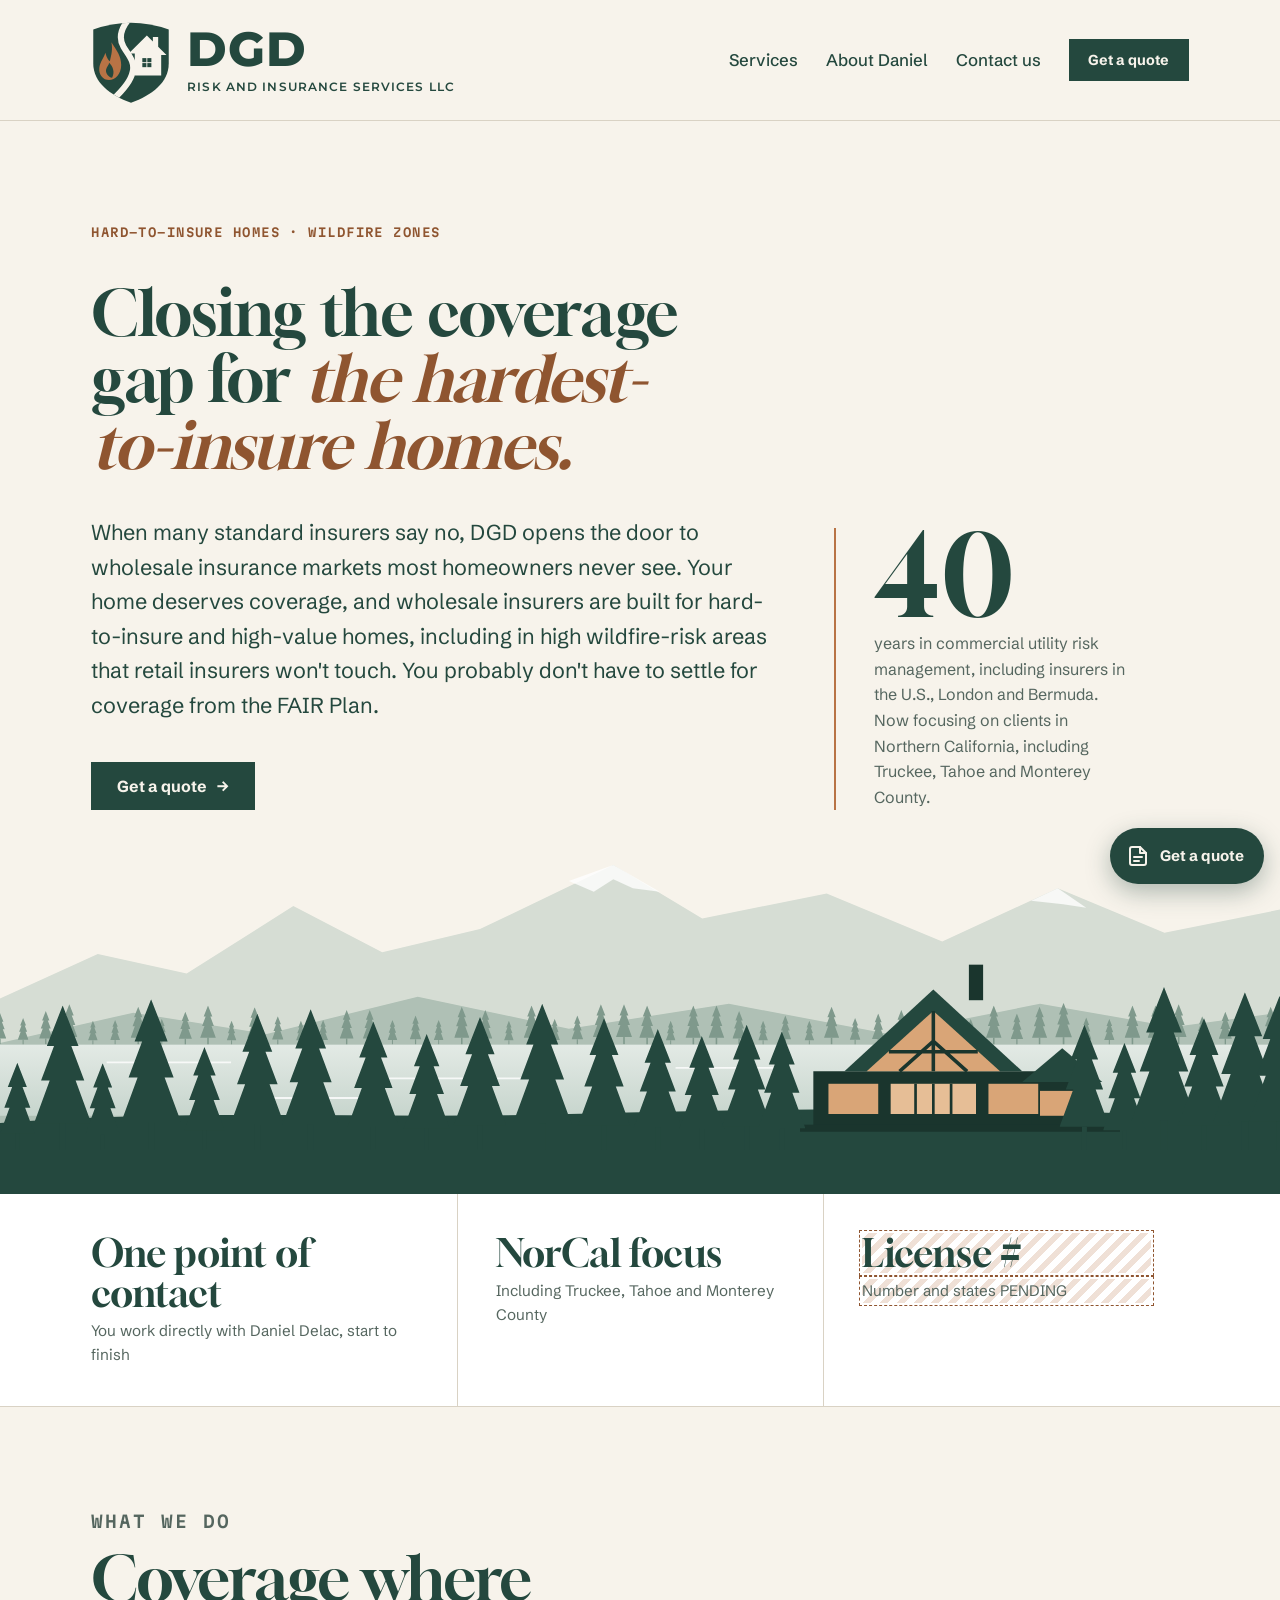
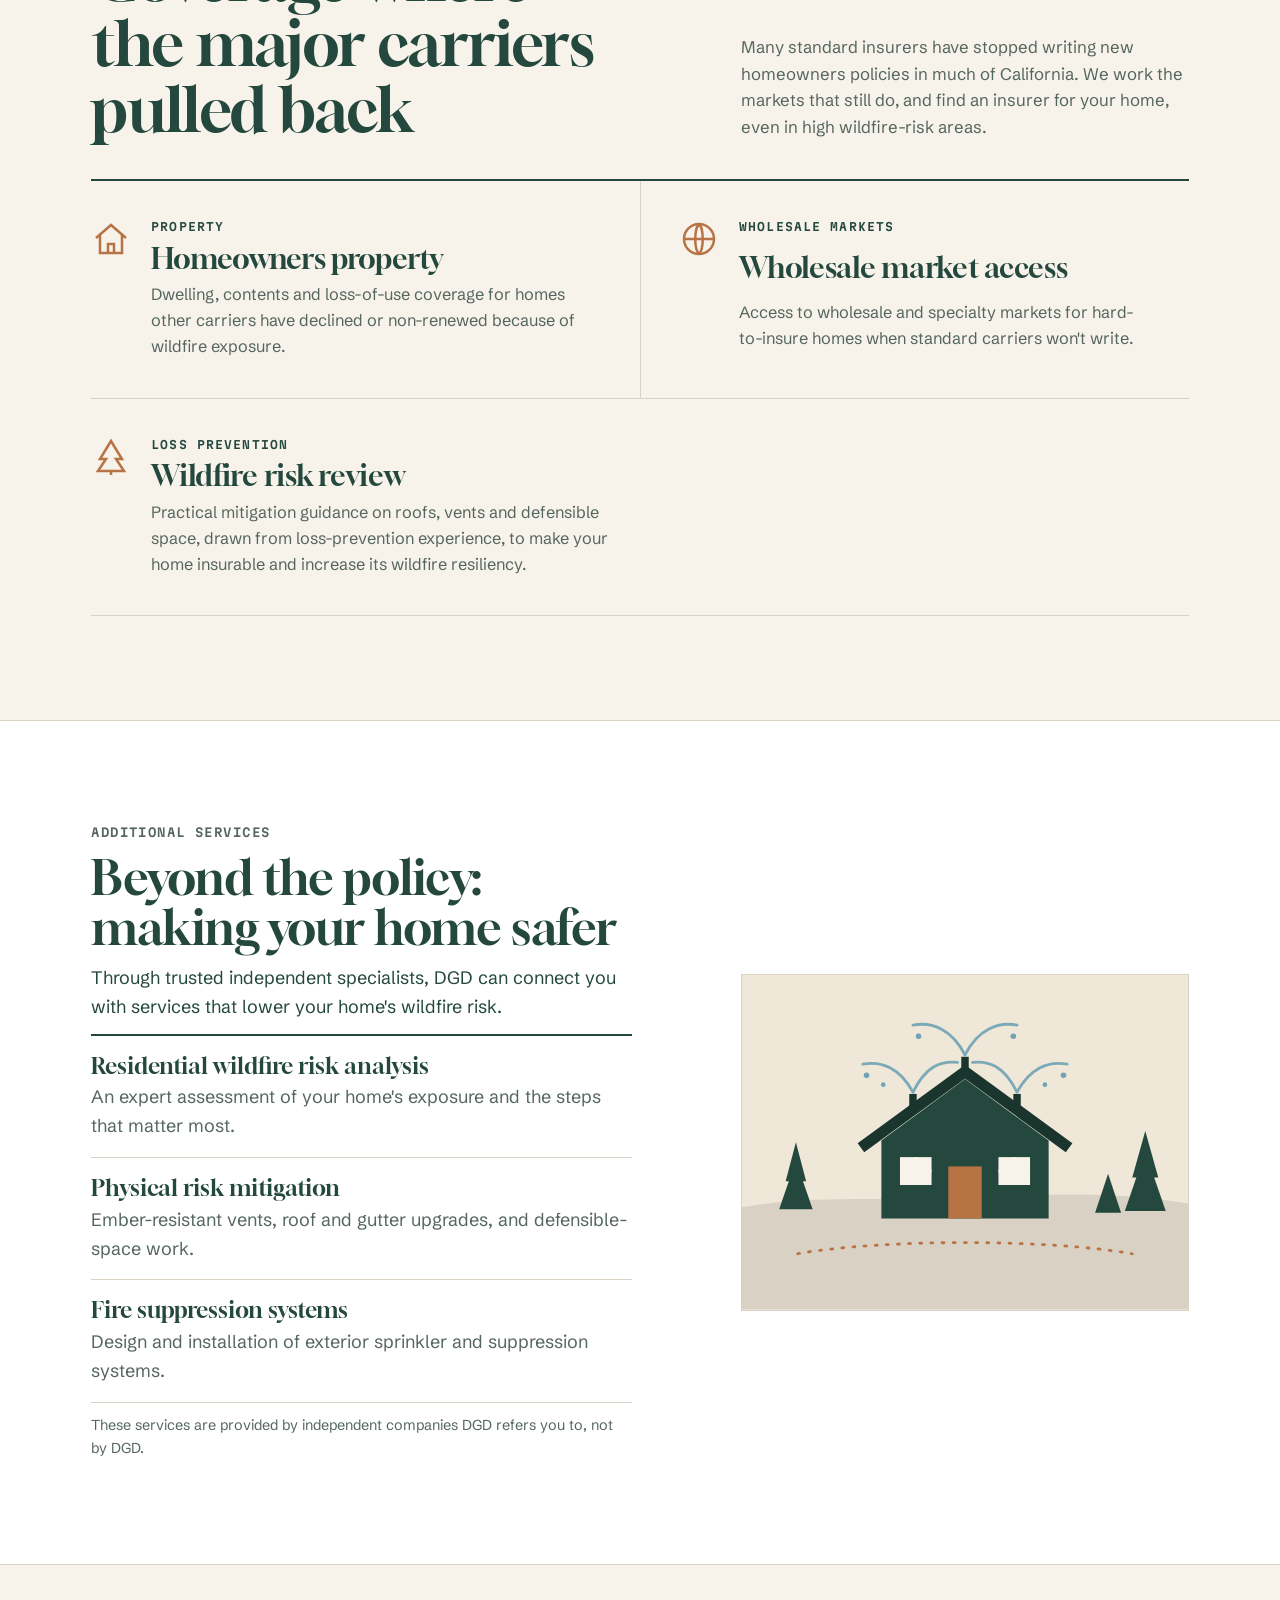
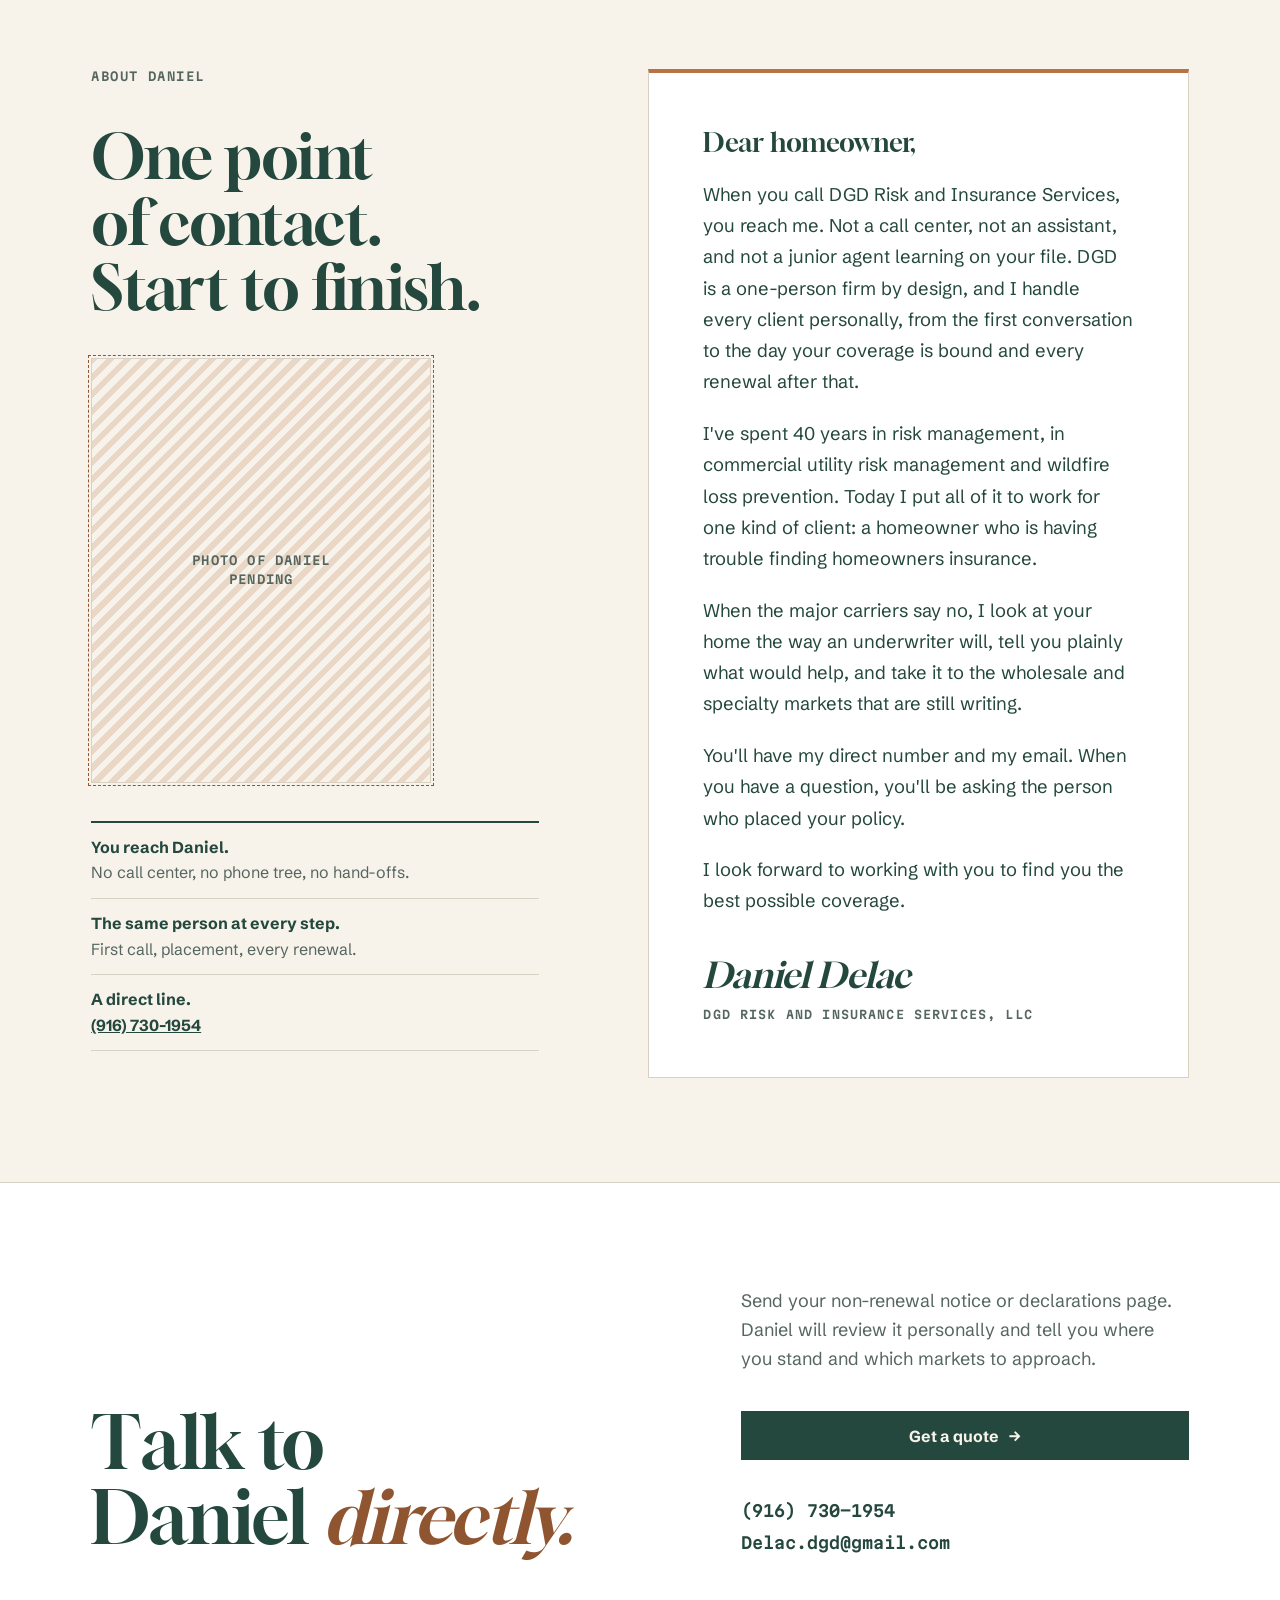
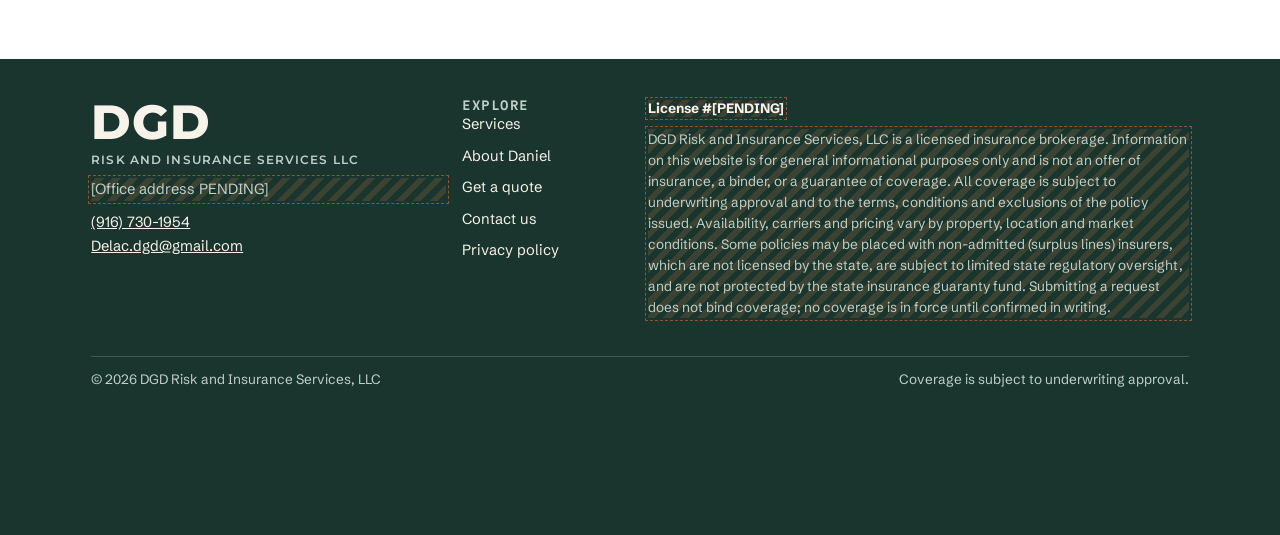
<file: public/index.html>
<!DOCTYPE html>
<html lang="en">
<head>
<meta charset="utf-8">
<meta name="viewport" content="width=device-width, initial-scale=1, viewport-fit=cover">
<title>DGD Risk and Insurance Services | Hard-to-Insure Homes in Wildfire Areas</title>
<meta name="description" content="Homeowners insurance for hard-to-insure homes in high wildfire-risk areas, including Truckee, Tahoe and Monterey County. Wholesale and specialty market access.">
<meta property="og:title" content="DGD Risk and Insurance Services | Hard-to-Insure Homes in Wildfire Areas">
<meta property="og:description" content="Homeowners insurance for hard-to-insure homes in high wildfire-risk areas, including Truckee, Tahoe and Monterey County. Wholesale and specialty market access.">
<meta name="theme-color" content="#24483E">
<link rel="icon" href="logo.svg" type="image/svg+xml">
<link rel="preconnect" href="https://fonts.googleapis.com">
<link rel="preconnect" href="https://fonts.gstatic.com" crossorigin>
<link rel="stylesheet" href="https://fonts.googleapis.com/css2?family=Gloock&family=Montserrat:wght@600;800&family=Schibsted+Grotesk:wght@400;500;700&family=Martian+Mono:wght@400;600&display=swap">
<link rel="stylesheet" href="styles.css">
</head>
<body>
<a class="skip-link" href="#main">Skip to content</a>

<!-- ============ HEADER ============ -->
<header class="site-header">
  <div class="wrap">
    <a class="logo" href="index.html" aria-label="DGD Risk and Insurance Services, home">
      <!-- LOGO: final "Home Shield" mark (logo.svg); full lockup in logo-full.svg -->
      <img src="logo.svg" alt="" width="80" height="90">
      <span class="logo-text">DGD<small>Risk and Insurance Services LLC</small></span>
    </a>
    <nav class="nav-desktop" aria-label="Primary">
      <ul>
        <li><a href="index.html#services">Services</a></li>
        <li><a href="index.html#about">About<span class="long"> Daniel</span></a></li>
        <li><a href="contact.html">Contact<span class="long"> us</span></a></li>
        <li><a class="btn btn-primary" href="quote.html">Get a quote</a></li>
      </ul>
    </nav>
  </div>
</header>
<script>
  // Shrink the header once the page is scrolled, so it stays visible without taking over the screen.
  (function(){var h=document.querySelector('.site-header');function u(){h.classList.toggle('compact',window.scrollY>40);}u();window.addEventListener('scroll',u,{passive:true});})();
</script>

<main id="main">

  <!-- ============ HERO ============ -->
  <section class="hero" id="top" aria-labelledby="hero-title">
    <div class="wrap">
      <div class="hero-main">
        <p class="eyebrow">Hard-to-insure homes · Wildfire zones</p>
        <!-- HEADLINE: owner's choice -->
        <h1 id="hero-title">Closing the coverage gap for <em>the hardest-to-insure homes.</em></h1>
        <p class="hero-lede">When many standard insurers say no, DGD opens the door to wholesale insurance markets most homeowners never see. Your home deserves coverage, and wholesale insurers are built for hard-to-insure and high-value homes, including in high wildfire-risk areas that retail insurers won't touch. You probably don't have to settle for coverage from the FAIR Plan.</p>
        <div class="hero-actions">
          <a class="btn btn-primary" href="quote.html">Get a quote <span class="arrow" aria-hidden="true">→</span></a>
        </div>
      </div>
      <aside class="hero-aside" aria-label="Experience">
        <span class="num">40</span>
        <p>years in commercial utility risk management, including insurers in the U.S., London and Bermuda. Now focusing on clients in Northern California, including Truckee, Tahoe and Monterey County.</p>
      </aside>
    </div>
    <svg class="scene" viewBox="0 0 1440 520" preserveAspectRatio="xMaxYMax slice" aria-hidden="true" focusable="false">
  <defs>
    <symbol id="pine" viewBox="0 0 40 100"><path d="M20 0 31 28h-5l9 24h-6l11 30H0l11-30H5l9-24H9z"/><rect x="18" y="82" width="4" height="18"/></symbol>
    <radialGradient id="glow" cx="50%" cy="50%" r="50%"><stop offset="0" stop-color="#E9B65A" stop-opacity=".45"/><stop offset="1" stop-color="#E9B65A" stop-opacity="0"/></radialGradient>
    <linearGradient id="lake" x1="0" y1="0" x2="0" y2="1"><stop offset="0" stop-color="#E3EAE5"/><stop offset="1" stop-color="#C7D5CD"/></linearGradient>
  </defs>
  <!-- distant granite ridges -->
  <path d="M0 300 110 250 210 272 330 196 430 248 540 222 690 150 790 210 930 182 1060 236 1190 176 1310 226 1440 200V520H0z" fill="#D6DDD4"/>
  <path d="M640 168 690 150 742 180 712 176 690 166 668 180z M1160 190 1190 176 1222 198 1196 194z" fill="#FFFFFF" opacity=".8"/>
  <path d="M0 350 150 316 300 340 470 298 640 334 820 306 1000 340 1170 306 1320 332 1440 316V520H0z" fill="#AFC0B5"/>
  <g>
    <use href="#pine" x="-7" y="316" width="14" height="36" fill="#7F998C"/>
    <use href="#pine" x="20" y="322" width="12" height="30" fill="#7F998C"/>
    <use href="#pine" x="44" y="314" width="15" height="38" fill="#7F998C"/>
    <use href="#pine" x="69" y="306" width="18" height="46" fill="#7F998C"/>
    <use href="#pine" x="99" y="325" width="11" height="27" fill="#7F998C"/>
    <use href="#pine" x="124" y="324" width="11" height="28" fill="#7F998C"/>
    <use href="#pine" x="147" y="309" width="17" height="43" fill="#7F998C"/>
    <use href="#pine" x="176" y="323" width="12" height="29" fill="#7F998C"/>
    <use href="#pine" x="201" y="315" width="15" height="37" fill="#7F998C"/>
    <use href="#pine" x="225" y="308" width="18" height="44" fill="#7F998C"/>
    <use href="#pine" x="255" y="325" width="11" height="27" fill="#7F998C"/>
    <use href="#pine" x="278" y="310" width="17" height="42" fill="#7F998C"/>
    <use href="#pine" x="306" y="320" width="13" height="32" fill="#7F998C"/>
    <use href="#pine" x="333" y="325" width="11" height="27" fill="#7F998C"/>
    <use href="#pine" x="358" y="324" width="11" height="28" fill="#7F998C"/>
    <use href="#pine" x="382" y="313" width="16" height="39" fill="#7F998C"/>
    <use href="#pine" x="408" y="313" width="16" height="39" fill="#7F998C"/>
    <use href="#pine" x="436" y="324" width="11" height="28" fill="#7F998C"/>
    <use href="#pine" x="461" y="319" width="13" height="33" fill="#7F998C"/>
    <use href="#pine" x="488" y="324" width="11" height="28" fill="#7F998C"/>
    <use href="#pine" x="511" y="309" width="17" height="43" fill="#7F998C"/>
    <use href="#pine" x="538" y="313" width="16" height="39" fill="#7F998C"/>
    <use href="#pine" x="567" y="325" width="11" height="27" fill="#7F998C"/>
    <use href="#pine" x="589" y="308" width="18" height="44" fill="#7F998C"/>
    <use href="#pine" x="618" y="323" width="12" height="29" fill="#7F998C"/>
    <use href="#pine" x="643" y="319" width="13" height="33" fill="#7F998C"/>
    <use href="#pine" x="667" y="306" width="18" height="46" fill="#7F998C"/>
    <use href="#pine" x="693" y="306" width="18" height="46" fill="#7F998C"/>
    <use href="#pine" x="719" y="308" width="18" height="44" fill="#7F998C"/>
    <use href="#pine" x="749" y="325" width="11" height="27" fill="#7F998C"/>
    <use href="#pine" x="771" y="308" width="18" height="44" fill="#7F998C"/>
    <use href="#pine" x="797" y="308" width="18" height="44" fill="#7F998C"/>
    <use href="#pine" x="824" y="314" width="15" height="38" fill="#7F998C"/>
    <use href="#pine" x="853" y="325" width="11" height="27" fill="#7F998C"/>
    <use href="#pine" x="877" y="319" width="13" height="33" fill="#7F998C"/>
    <use href="#pine" x="905" y="325" width="11" height="27" fill="#7F998C"/>
    <use href="#pine" x="927" y="309" width="17" height="43" fill="#7F998C"/>
    <use href="#pine" x="956" y="322" width="12" height="30" fill="#7F998C"/>
    <use href="#pine" x="981" y="317" width="14" height="35" fill="#7F998C"/>
    <use href="#pine" x="1006" y="313" width="16" height="39" fill="#7F998C"/>
    <use href="#pine" x="1034" y="322" width="12" height="30" fill="#7F998C"/>
    <use href="#pine" x="1057" y="309" width="17" height="43" fill="#7F998C"/>
    <use href="#pine" x="1086" y="323" width="12" height="29" fill="#7F998C"/>
    <use href="#pine" x="1109" y="308" width="18" height="44" fill="#7F998C"/>
    <use href="#pine" x="1137" y="317" width="14" height="35" fill="#7F998C"/>
    <use href="#pine" x="1161" y="309" width="17" height="43" fill="#7F998C"/>
    <use href="#pine" x="1187" y="305" width="19" height="47" fill="#7F998C"/>
    <use href="#pine" x="1216" y="321" width="12" height="31" fill="#7F998C"/>
    <use href="#pine" x="1242" y="323" width="12" height="29" fill="#7F998C"/>
    <use href="#pine" x="1265" y="308" width="18" height="44" fill="#7F998C"/>
    <use href="#pine" x="1291" y="308" width="18" height="44" fill="#7F998C"/>
    <use href="#pine" x="1317" y="306" width="18" height="46" fill="#7F998C"/>
    <use href="#pine" x="1346" y="320" width="13" height="32" fill="#7F998C"/>
    <use href="#pine" x="1371" y="315" width="15" height="37" fill="#7F998C"/>
    <use href="#pine" x="1398" y="323" width="12" height="29" fill="#7F998C"/>
    <use href="#pine" x="1421" y="309" width="17" height="43" fill="#7F998C"/>
    <use href="#pine" x="1446" y="304" width="19" height="48" fill="#7F998C"/>
  </g>
  <!-- the lake -->
  <rect x="0" y="352" width="1440" height="80" fill="url(#lake)"/>
  <g stroke="#FFFFFF" stroke-width="2" opacity=".8"><path d="M120 372h140M420 390h200M760 378h120M1000 398h90M300 412h110"/></g>
  <!-- lodge reflection -->
  <rect x="955" y="410" width="190" height="18" fill="#B87345" opacity=".15"/>
  <!-- foreground shore -->
  <path d="M0 440C220 424 420 436 640 430S1100 420 1440 436V520H0z" fill="#24483E"/>
  <!-- the lodge -->
  
  <g>
    <path d="M915 444V382h270v62z" fill="#1A352D"/>
    <path d="M950 382 1050 290 1150 382z" fill="#24483E"/>
    <path d="M975 382 1050 314 1125 382z" fill="#D9A577"/>
    <path d="M1050 314V382M1012 382 1050 348 1088 382M1000 360h100" stroke="#1A352D" stroke-width="4" fill="none"/>
    <path d="M1150 394 1195 356 1240 394z" fill="#24483E"/>
    <path d="M1160 394h70v50h-70z" fill="#1A352D"/>
    <rect x="1170" y="404" width="50" height="28" fill="#D9A577"/>
    <rect x="932" y="396" width="56" height="34" fill="#D9A577"/>
    <rect x="1002" y="396" width="96" height="34" fill="#E6BE96"/>
    <rect x="1112" y="396" width="56" height="34" fill="#D9A577"/>
    <path d="M1030 396v34M1050 396v34M1070 396v34" stroke="#1A352D" stroke-width="3"/>
    <rect x="900" y="442" width="360" height="8" fill="#1A352D"/>
    <rect x="1090" y="262" width="16" height="40" fill="#1A352D"/>
  </g>
  <g>
    <use href="#pine" x="0" y="372" width="39" height="98" fill="#24483E"/>
    <use href="#pine" x="38" y="308" width="65" height="162" fill="#24483E"/>
    <use href="#pine" x="96" y="373" width="39" height="97" fill="#24483E"/>
    <use href="#pine" x="136" y="301" width="68" height="169" fill="#24483E"/>
    <use href="#pine" x="207" y="354" width="46" height="116" fill="#24483E"/>
    <use href="#pine" x="259" y="317" width="61" height="153" fill="#24483E"/>
    <use href="#pine" x="318" y="312" width="63" height="158" fill="#24483E"/>
    <use href="#pine" x="391" y="326" width="58" height="144" fill="#24483E"/>
    <use href="#pine" x="454" y="340" width="52" height="130" fill="#24483E"/>
    <use href="#pine" x="510" y="321" width="60" height="149" fill="#24483E"/>
    <use href="#pine" x="577" y="306" width="66" height="164" fill="#24483E"/>
    <use href="#pine" x="650" y="322" width="59" height="148" fill="#24483E"/>
    <use href="#pine" x="713" y="334" width="54" height="136" fill="#24483E"/>
    <use href="#pine" x="764" y="342" width="51" height="128" fill="#24483E"/>
    <use href="#pine" x="812" y="329" width="56" height="141" fill="#24483E"/>
    <use href="#pine" x="853" y="337" width="53" height="133" fill="#24483E"/>
    <use href="#pine" x="1192" y="329" width="56" height="141" fill="#24483E"/>
    <use href="#pine" x="1241" y="350" width="48" height="120" fill="#24483E"/>
    <use href="#pine" x="1273" y="287" width="73" height="183" fill="#24483E"/>
    <use href="#pine" x="1325" y="322" width="59" height="148" fill="#24483E"/>
    <use href="#pine" x="1365" y="293" width="71" height="177" fill="#24483E"/>
    <use href="#pine" x="1405" y="297" width="69" height="173" fill="#24483E"/>
  </g>
</svg>
  </section>

  <!-- ============ CREDIBILITY STRIP ============ -->
  <section class="trust" aria-label="Credentials">
    <div class="wrap">
      <ul>
        <li><strong>One point of contact</strong><span>You work directly with Daniel Delac, start to finish</span></li>
        <li><strong>NorCal focus</strong><span>Including Truckee, Tahoe and Monterey County</span></li>
        <li><strong class="ph">License #</strong><span class="ph">Number and states PENDING</span></li>
      </ul>
    </div>
  </section>

  <!-- ============ SERVICES ============ -->
  <section class="section" id="services" aria-labelledby="services-title">
    <div class="wrap">
      <div class="section-head">
        <p class="eyebrow">What we do</p>
        <h2 id="services-title">Coverage where the major carriers pulled back</h2>
        <p>Many standard insurers have stopped writing new homeowners policies in much of California. We work the markets that still do, and find an insurer for your home, even in high wildfire-risk areas.</p>
      </div>
      <div class="services">
        <article class="service">
          <svg viewBox="0 0 40 40" fill="none" stroke="currentColor" stroke-width="2.5" aria-hidden="true"><path d="M5 19 20 6l15 13"/><path d="M9 16v18h22V16"/><path d="M17 34v-9h6v9"/></svg>
          <p class="tag">Property</p>
          <h3>Homeowners property</h3>
          <p>Dwelling, contents and loss-of-use coverage for homes other carriers have declined or non-renewed because of wildfire exposure.</p>
        </article>
        <article class="service">
          <svg viewBox="0 0 40 40" fill="none" stroke="currentColor" stroke-width="2.5" aria-hidden="true"><circle cx="20" cy="20" r="15"/><path d="M5 20h30"/><path d="M20 5c-5 5-5 25 0 30M20 5c5 5 5 25 0 30"/></svg>
          <p class="tag">Wholesale markets</p>
          <h3>Wholesale market access</h3>
          <p>Access to wholesale and specialty markets for hard-to-insure homes when standard carriers won't write.</p>
        </article>
        <article class="service">
          <svg viewBox="0 0 40 40" fill="none" stroke="currentColor" stroke-width="2.5" aria-hidden="true"><path d="M20 4 31 22h-6l8 12H7l8-12H9z"/><path d="M20 34v4"/></svg>
          <p class="tag">Loss prevention</p>
          <h3>Wildfire risk review</h3>
          <p>Practical mitigation guidance on roofs, vents and defensible space, drawn from loss-prevention experience, to make your home insurable and increase its wildfire resiliency.</p>
        </article>
      </div>
    </div>
  </section>

  <!-- ============ ADDITIONAL SERVICES (referral partners) ============ -->
  <section class="section extra" id="additional-services" aria-labelledby="extra-title">
    <div class="wrap extra-grid">
      <div class="extra-copy">
        <p class="eyebrow">Additional services</p>
        <h2 id="extra-title">Beyond the policy: making your home safer</h2>
        <p>Through trusted independent specialists, DGD can connect you with services that lower your home's wildfire risk.</p>
        <ul class="extra-list">
          <li><strong>Residential wildfire risk analysis</strong><span>An expert assessment of your home's exposure and the steps that matter most.</span></li>
          <li><strong>Physical risk mitigation</strong><span>Ember-resistant vents, roof and gutter upgrades, and defensible-space work.</span></li>
          <li><strong>Fire suppression systems</strong><span>Design and installation of exterior sprinkler and suppression systems.</span></li>
        </ul>
        <p class="extra-note">These services are provided by independent companies DGD refers you to, not by DGD.</p>
      </div>
      <figure class="extra-figure">
        <svg class="extra-art" viewBox="0 0 480 360" role="img" aria-label="Illustration: a home protected by a rooftop fire sprinkler system, with cleared defensible space and pines">
          <rect width="480" height="360" fill="#EFE7D8"/>
          <path d="M0 250C80 236 160 244 240 240S400 232 480 246V360H0z" fill="#D9D2C4"/>
          <path d="M60 300C150 284 330 284 420 300" fill="none" stroke="#B87345" stroke-width="3" stroke-dasharray="2 10" stroke-linecap="round"/>
          <g fill="#24483E"><path d="M40 252 58 200 76 252z"/><path d="M47 222 58 180 69 222z"/><path d="M412 254 434 190 456 254z"/><path d="M420 218 434 168 448 218z"/><path d="M380 256 394 214 408 256z"/></g>
          <path d="M150 262V178L240 112l90 66v84z" fill="#24483E"/>
          <path d="M128 186 240 104l112 82" fill="none" stroke="#1A352D" stroke-width="12" stroke-linejoin="round"/>
          <rect x="222" y="206" width="36" height="56" fill="#B87345"/>
          <rect x="170" y="196" width="34" height="30" fill="#F7F3EB"/><rect x="276" y="196" width="34" height="30" fill="#F7F3EB"/>
          <g stroke="#F7F3EB" stroke-width="3"><path d="M187 196v30M170 211h34M293 196v30M276 211h34"/></g>
          <g fill="#1A352D"><rect x="180" y="128" width="8" height="18"/><rect x="236" y="88" width="8" height="18"/><rect x="292" y="128" width="8" height="18"/></g>
          <g fill="none" stroke="#6FA3B5" stroke-width="3" stroke-linecap="round" opacity=".9">
            <path d="M184 126C170 100 150 92 130 96"/><path d="M184 126C198 98 214 92 232 94"/>
            <path d="M240 86C226 58 204 50 184 54"/><path d="M240 86C254 58 276 50 296 54"/>
            <path d="M296 126C282 98 266 92 248 94"/><path d="M296 126C310 100 330 92 350 96"/>
          </g>
          <g fill="#6FA3B5"><circle cx="134" cy="108" r="3"/><circle cx="152" cy="118" r="2.5"/><circle cx="190" cy="66" r="3"/><circle cx="292" cy="66" r="3"/><circle cx="346" cy="108" r="3"/><circle cx="326" cy="118" r="2.5"/></g>
        </svg>
      </figure>
    </div>
  </section>

  <!-- ============ ABOUT: letter from Daniel ============ -->
  <section class="section about" id="about" aria-labelledby="about-title">
    <div class="wrap about-grid">
      <div class="about-side">
        <p class="eyebrow">About Daniel</p>
        <h2 id="about-title">One point of contact. Start to finish.</h2>
        <!-- PHOTO: replace with <img src="daniel.jpg" alt="Daniel Delac" width="480" height="600"> -->
        <div class="portrait ph" role="img" aria-label="Photo of Daniel Delac (pending)"><span>Photo of Daniel<br>PENDING</span></div>
        <ul class="promise">
          <li><strong>You reach Daniel.</strong> No call center, no phone tree, no hand-offs.</li>
          <li><strong>The same person at every step.</strong> First call, placement, every renewal.</li>
          <li><strong>A direct line.</strong> <a href="tel:+19167301954">(916) 730-1954</a></li>
        </ul>
      </div>
      <article class="letter">
        <p class="salute">Dear homeowner,</p>
        <p>When you call DGD Risk and Insurance Services, you reach me. Not a call center, not an assistant, and not a junior agent learning on your file. DGD is a one-person firm by design, and I handle every client personally, from the first conversation to the day your coverage is bound and every renewal after that.</p>
        <p>I've spent 40 years in risk management, in commercial utility risk management and wildfire loss prevention. Today I put all of it to work for one kind of client: a homeowner who is having trouble finding homeowners insurance.</p>
        <p>When the major carriers say no, I look at your home the way an underwriter will, tell you plainly what would help, and take it to the wholesale and specialty markets that are still writing.</p>
        <p>You'll have my direct number and my email. When you have a question, you'll be asking the person who placed your policy.</p>
        <p>I look forward to working with you to find you the best possible coverage.</p>
        <p class="sign">Daniel Delac</p>
        <p class="sign-title">DGD Risk and Insurance Services, LLC</p>
      </article>
    </div>
  </section>

  <!-- ============ FINAL CTA ============ -->
  <section class="final" id="contact" aria-labelledby="final-title">
    <div class="wrap">
      <h2 id="final-title">Talk to Daniel <em>directly.</em></h2>
      <div class="final-body">
        <p>Send your non-renewal notice or declarations page. Daniel will review it personally and tell you where you stand and which markets to approach.</p>
        <a class="btn btn-primary" href="quote.html">Get a quote <span class="arrow" aria-hidden="true">→</span></a>
        <div class="contact-lines">
          <a href="tel:+19167301954">(916) 730-1954</a>
          <a href="mailto:Delac.dgd@gmail.com">Delac.dgd@gmail.com</a>
        </div>
      </div>
    </div>
  </section>
</main>

<!-- Floating quote button (hidden on the quote page) -->
<a class="fab" href="quote.html" aria-label="Get a quote">
  <svg viewBox="0 0 24 24" fill="none" stroke="currentColor" stroke-width="2" stroke-linecap="round" stroke-linejoin="round" aria-hidden="true"><path d="M14 3H6a2 2 0 0 0-2 2v14a2 2 0 0 0 2 2h12a2 2 0 0 0 2-2V9z"/><path d="M14 3v6h6M8 13h8M8 17h5"/></svg>
  <span>Get a quote</span>
</a>

<!-- ============ FOOTER ============ -->
<footer class="site-footer">
  <div class="wrap">
    <div class="footer-brand">
      <span class="logo-text">DGD<small>Risk and Insurance Services LLC</small></span>
      <p class="ph">[Office address PENDING]</p>
      <p><a href="tel:+19167301954">(916) 730-1954</a><br><a href="mailto:Delac.dgd@gmail.com">Delac.dgd@gmail.com</a></p>
    </div>
    <nav class="footer-nav" aria-label="Footer">
      <p class="eyebrow">Explore</p>
      <ul>
        <li><a href="index.html#services">Services</a></li>
        <li><a href="index.html#about">About Daniel</a></li>
        <li><a href="quote.html">Get a quote</a></li>
        <li><a href="contact.html">Contact us</a></li>
        <li><a href="privacy.html">Privacy policy</a></li>
      </ul>
    </nav>
    <!-- DISCLAIMER: TEMPLATE TEXT, PENDING compliance and legal review -->
    <div class="footer-legal">
      <p><strong class="ph">License #[PENDING]</strong></p>
      <p class="ph">DGD Risk and Insurance Services, LLC is a licensed insurance brokerage. Information on this website is for general informational purposes only and is not an offer of insurance, a binder, or a guarantee of coverage. All coverage is subject to underwriting approval and to the terms, conditions and exclusions of the policy issued. Availability, carriers and pricing vary by property, location and market conditions. Some policies may be placed with non-admitted (surplus lines) insurers, which are not licensed by the state, are subject to limited state regulatory oversight, and are not protected by the state insurance guaranty fund. Submitting a request does not bind coverage; no coverage is in force until confirmed in writing.</p>
    </div>
    <div class="footer-base">
      <span>© 2026 DGD Risk and Insurance Services, LLC</span>
      <span>Coverage is subject to underwriting approval.</span>
    </div>
  </div>
</footer>
</body>
</html>
</file>
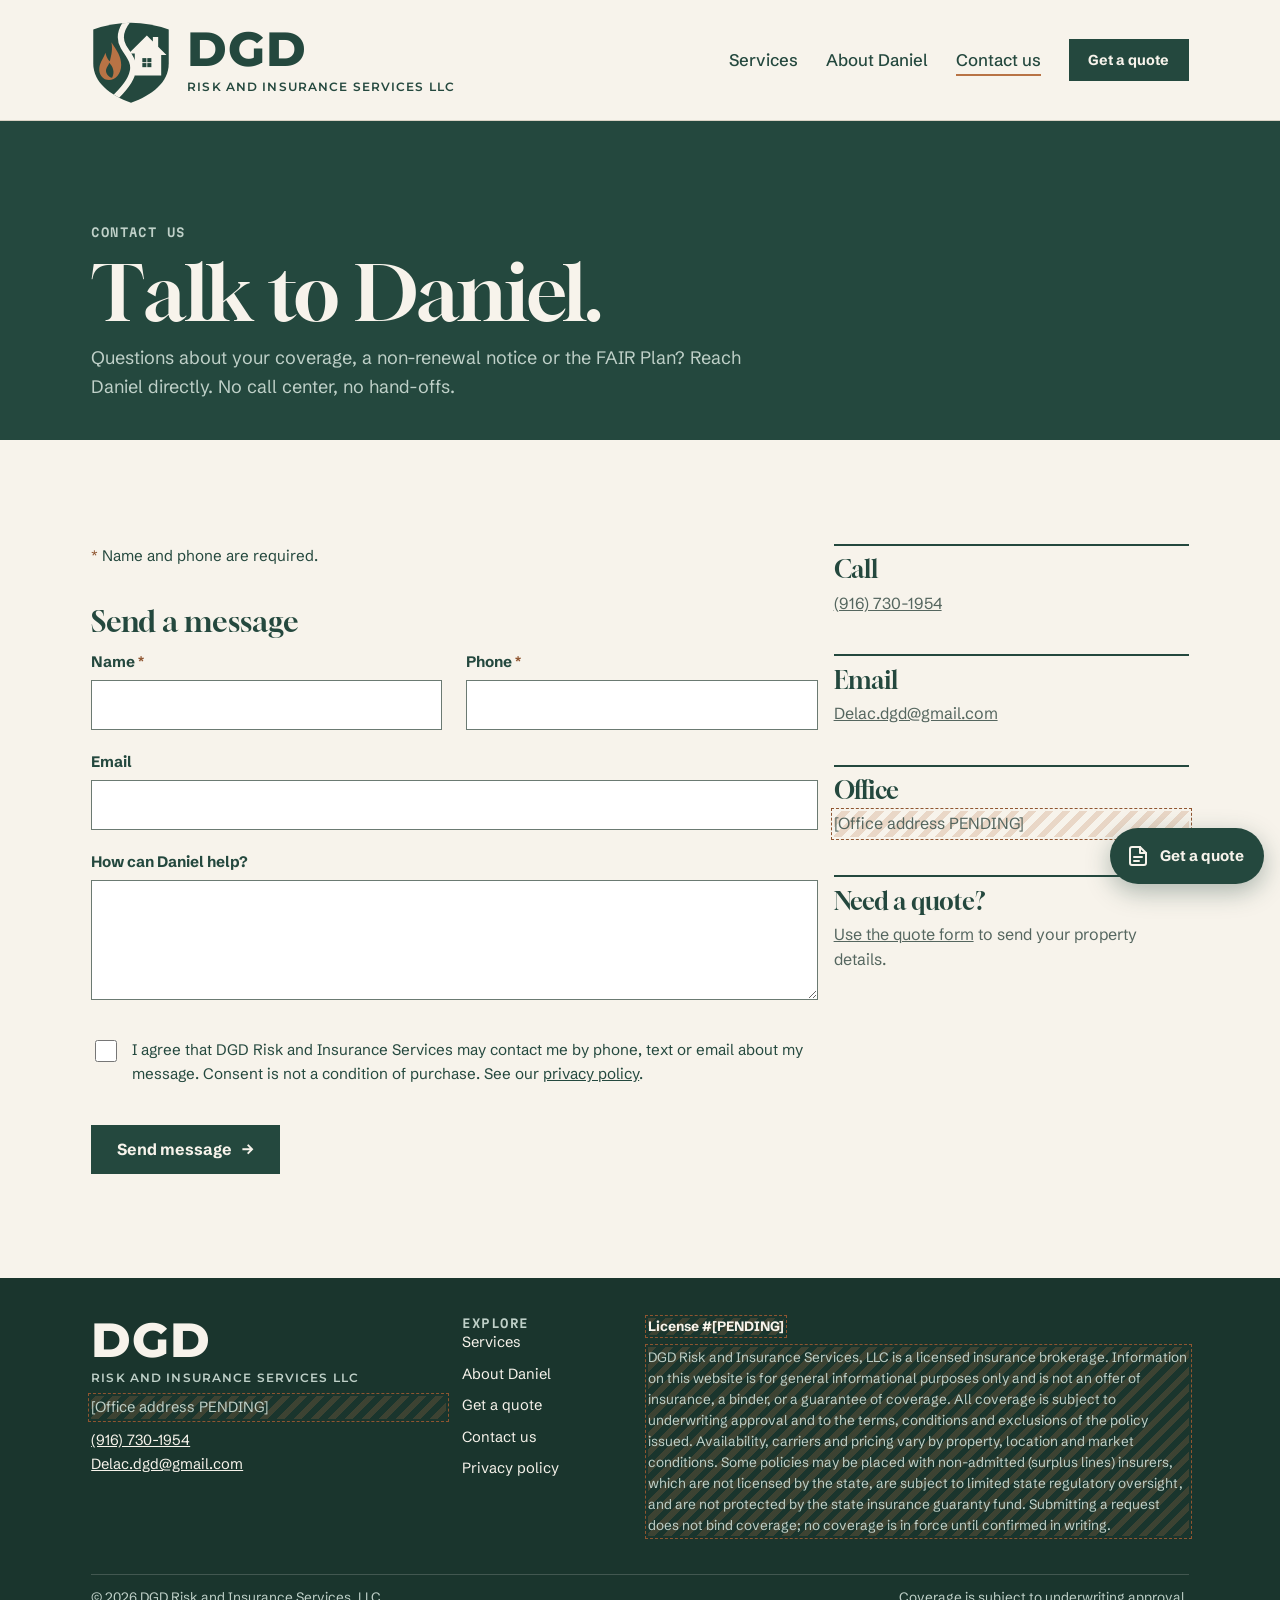
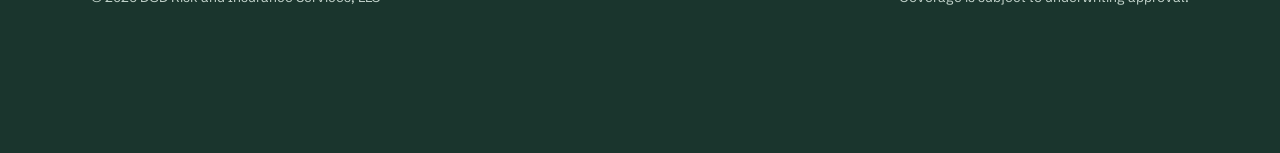
<file: public/contact.html>
<!DOCTYPE html>
<html lang="en">
<head>
<meta charset="utf-8">
<meta name="viewport" content="width=device-width, initial-scale=1, viewport-fit=cover">
<title>Contact Us | DGD Risk and Insurance Services</title>
<meta name="description" content="Contact Daniel Delac at DGD Risk and Insurance Services about homeowners insurance for hard-to-insure homes.">
<meta property="og:title" content="Contact Us | DGD Risk and Insurance Services">
<meta property="og:description" content="Contact Daniel Delac at DGD Risk and Insurance Services about homeowners insurance for hard-to-insure homes.">
<meta name="theme-color" content="#24483E">
<link rel="icon" href="logo.svg" type="image/svg+xml">
<link rel="preconnect" href="https://fonts.googleapis.com">
<link rel="preconnect" href="https://fonts.gstatic.com" crossorigin>
<link rel="stylesheet" href="https://fonts.googleapis.com/css2?family=Gloock&family=Montserrat:wght@600;800&family=Schibsted+Grotesk:wght@400;500;700&family=Martian+Mono:wght@400;600&display=swap">
<link rel="stylesheet" href="styles.css">
</head>
<body>
<a class="skip-link" href="#main">Skip to content</a>

<!-- ============ HEADER ============ -->
<header class="site-header">
  <div class="wrap">
    <a class="logo" href="index.html" aria-label="DGD Risk and Insurance Services, home">
      <!-- LOGO: final "Home Shield" mark (logo.svg); full lockup in logo-full.svg -->
      <img src="logo.svg" alt="" width="80" height="90">
      <span class="logo-text">DGD<small>Risk and Insurance Services LLC</small></span>
    </a>
    <nav class="nav-desktop" aria-label="Primary">
      <ul>
        <li><a href="index.html#services">Services</a></li>
        <li><a href="index.html#about">About<span class="long"> Daniel</span></a></li>
        <li><a href="contact.html" aria-current="page">Contact<span class="long"> us</span></a></li>
        <li><a class="btn btn-primary" href="quote.html">Get a quote</a></li>
      </ul>
    </nav>
  </div>
</header>
<script>
  // Shrink the header once the page is scrolled, so it stays visible without taking over the screen.
  (function(){var h=document.querySelector('.site-header');function u(){h.classList.toggle('compact',window.scrollY>40);}u();window.addEventListener('scroll',u,{passive:true});})();
</script>

<main id="main">
  <section class="page-head dark" aria-labelledby="c-title">
    <div class="wrap">
      <p class="eyebrow" style="color:var(--on-dark-muted)">Contact us</p>
      <h1 id="c-title">Talk to Daniel.</h1>
      <p>Questions about your coverage, a non-renewal notice or the FAIR Plan? Reach Daniel directly. No call center, no hand-offs.</p>
    </div>
  </section>

  <section class="section">
    <div class="wrap form-layout">
      <form class="quote-form contact-form" name="contact" method="POST" action="/thanks.html" data-netlify="true" data-netlify-honeypot="bot-field">
        <input type="hidden" name="form-name" value="contact">
        <p hidden><label>Leave this empty: <input name="bot-field"></label></p>
        <p class="hint req-note"><span class="req" aria-hidden="true">*</span> Name and phone are required.</p>
        <fieldset>
          <legend>Send a message</legend>
          <div class="f"><label for="c-name">Name <span class="req" aria-hidden="true">*</span></label><input id="c-name" name="name" autocomplete="name" required></div>
          <div class="f"><label for="c-phone">Phone <span class="req" aria-hidden="true">*</span></label><input id="c-phone" name="phone" type="tel" autocomplete="tel" required></div>
          <div class="f full"><label for="c-email">Email</label><input id="c-email" name="email" type="email" autocomplete="email"></div>
          <div class="f full"><label for="c-msg">How can Daniel help?</label><textarea id="c-msg" name="message"></textarea></div>
        </fieldset>
        <label class="check" for="c-consent"><input id="c-consent" name="consent" type="checkbox"><span>I agree that DGD Risk and Insurance Services may contact me by phone, text or email about my message. Consent is not a condition of purchase. See our <a href="privacy.html" target="_blank" rel="noopener">privacy policy</a>.</span></label>
        <div><button class="btn btn-primary" type="submit">Send message <span class="arrow" aria-hidden="true">→</span></button></div>
      </form>

      <aside class="form-aside" aria-label="Contact details">
        <div class="aside-block">
          <h2>Call</h2>
          <p><a href="tel:+19167301954">(916) 730-1954</a></p>
        </div>
        <div class="aside-block">
          <h2>Email</h2>
          <p><a href="mailto:Delac.dgd@gmail.com">Delac.dgd@gmail.com</a></p>
        </div>
        <div class="aside-block">
          <h2>Office</h2>
          <p class="ph">[Office address PENDING]</p>
        </div>
        <div class="aside-block">
          <h2>Need a quote?</h2>
          <p><a href="quote.html">Use the quote form</a> to send your property details.</p>
        </div>
      </aside>
    </div>
  </section>
</main>

<!-- Floating quote button (hidden on the quote page) -->
<a class="fab" href="quote.html" aria-label="Get a quote">
  <svg viewBox="0 0 24 24" fill="none" stroke="currentColor" stroke-width="2" stroke-linecap="round" stroke-linejoin="round" aria-hidden="true"><path d="M14 3H6a2 2 0 0 0-2 2v14a2 2 0 0 0 2 2h12a2 2 0 0 0 2-2V9z"/><path d="M14 3v6h6M8 13h8M8 17h5"/></svg>
  <span>Get a quote</span>
</a>

<!-- ============ FOOTER ============ -->
<footer class="site-footer">
  <div class="wrap">
    <div class="footer-brand">
      <span class="logo-text">DGD<small>Risk and Insurance Services LLC</small></span>
      <p class="ph">[Office address PENDING]</p>
      <p><a href="tel:+19167301954">(916) 730-1954</a><br><a href="mailto:Delac.dgd@gmail.com">Delac.dgd@gmail.com</a></p>
    </div>
    <nav class="footer-nav" aria-label="Footer">
      <p class="eyebrow">Explore</p>
      <ul>
        <li><a href="index.html#services">Services</a></li>
        <li><a href="index.html#about">About Daniel</a></li>
        <li><a href="quote.html">Get a quote</a></li>
        <li><a href="contact.html">Contact us</a></li>
        <li><a href="privacy.html">Privacy policy</a></li>
      </ul>
    </nav>
    <!-- DISCLAIMER: TEMPLATE TEXT, PENDING compliance and legal review -->
    <div class="footer-legal">
      <p><strong class="ph">License #[PENDING]</strong></p>
      <p class="ph">DGD Risk and Insurance Services, LLC is a licensed insurance brokerage. Information on this website is for general informational purposes only and is not an offer of insurance, a binder, or a guarantee of coverage. All coverage is subject to underwriting approval and to the terms, conditions and exclusions of the policy issued. Availability, carriers and pricing vary by property, location and market conditions. Some policies may be placed with non-admitted (surplus lines) insurers, which are not licensed by the state, are subject to limited state regulatory oversight, and are not protected by the state insurance guaranty fund. Submitting a request does not bind coverage; no coverage is in force until confirmed in writing.</p>
    </div>
    <div class="footer-base">
      <span>© 2026 DGD Risk and Insurance Services, LLC</span>
      <span>Coverage is subject to underwriting approval.</span>
    </div>
  </div>
</footer>
</body>
</html>
</file>
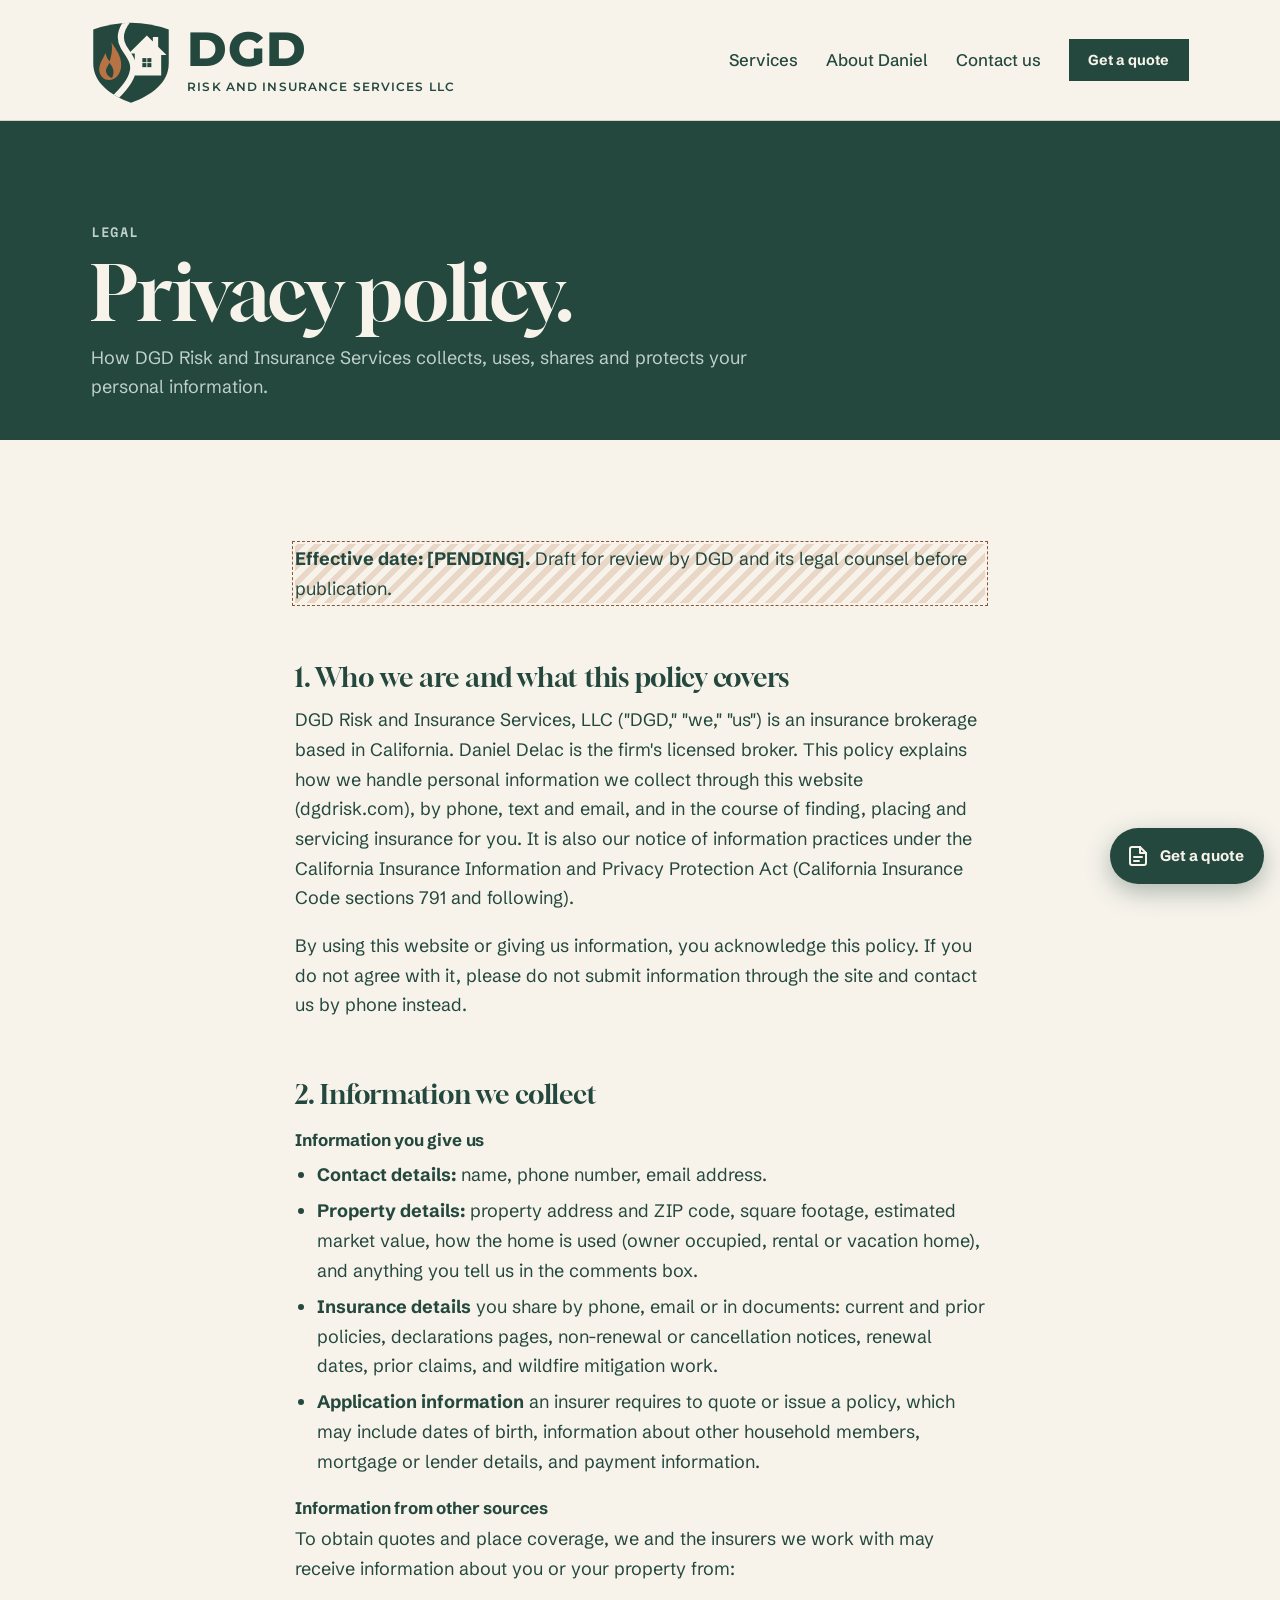
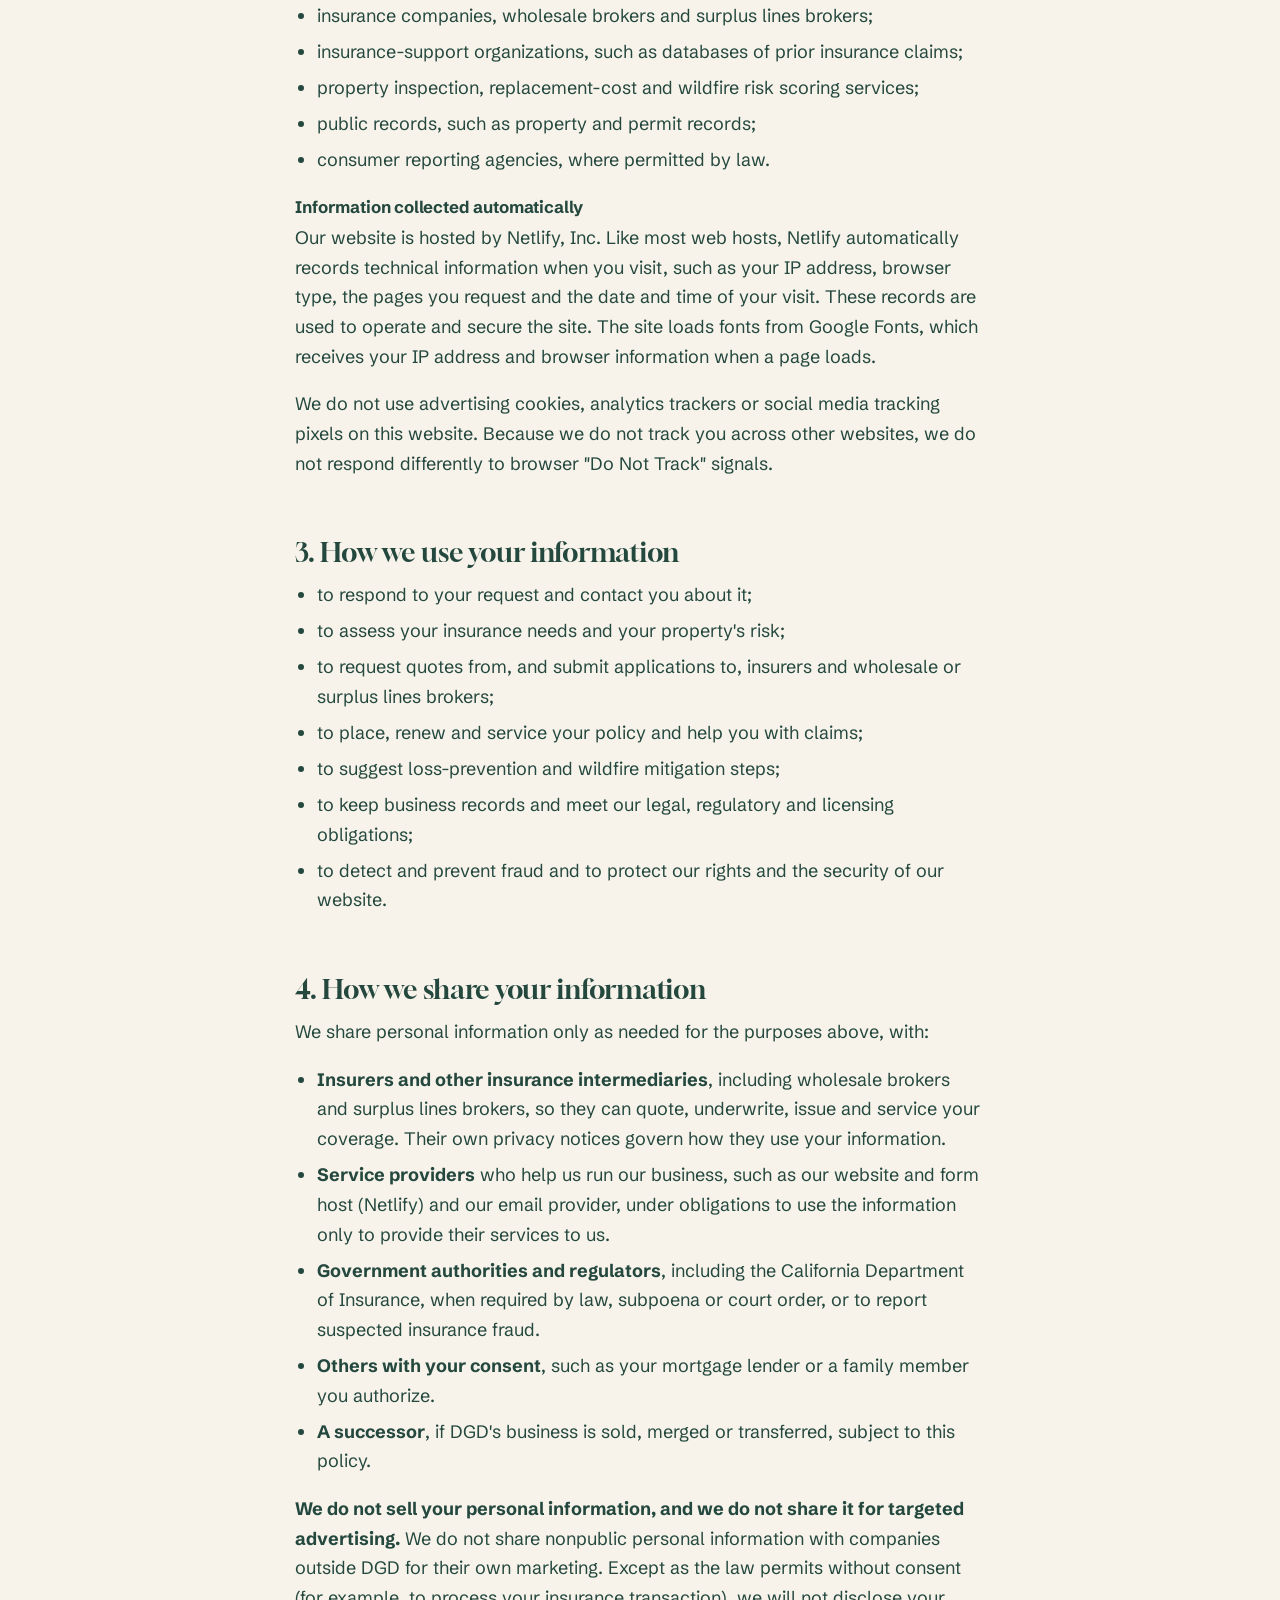
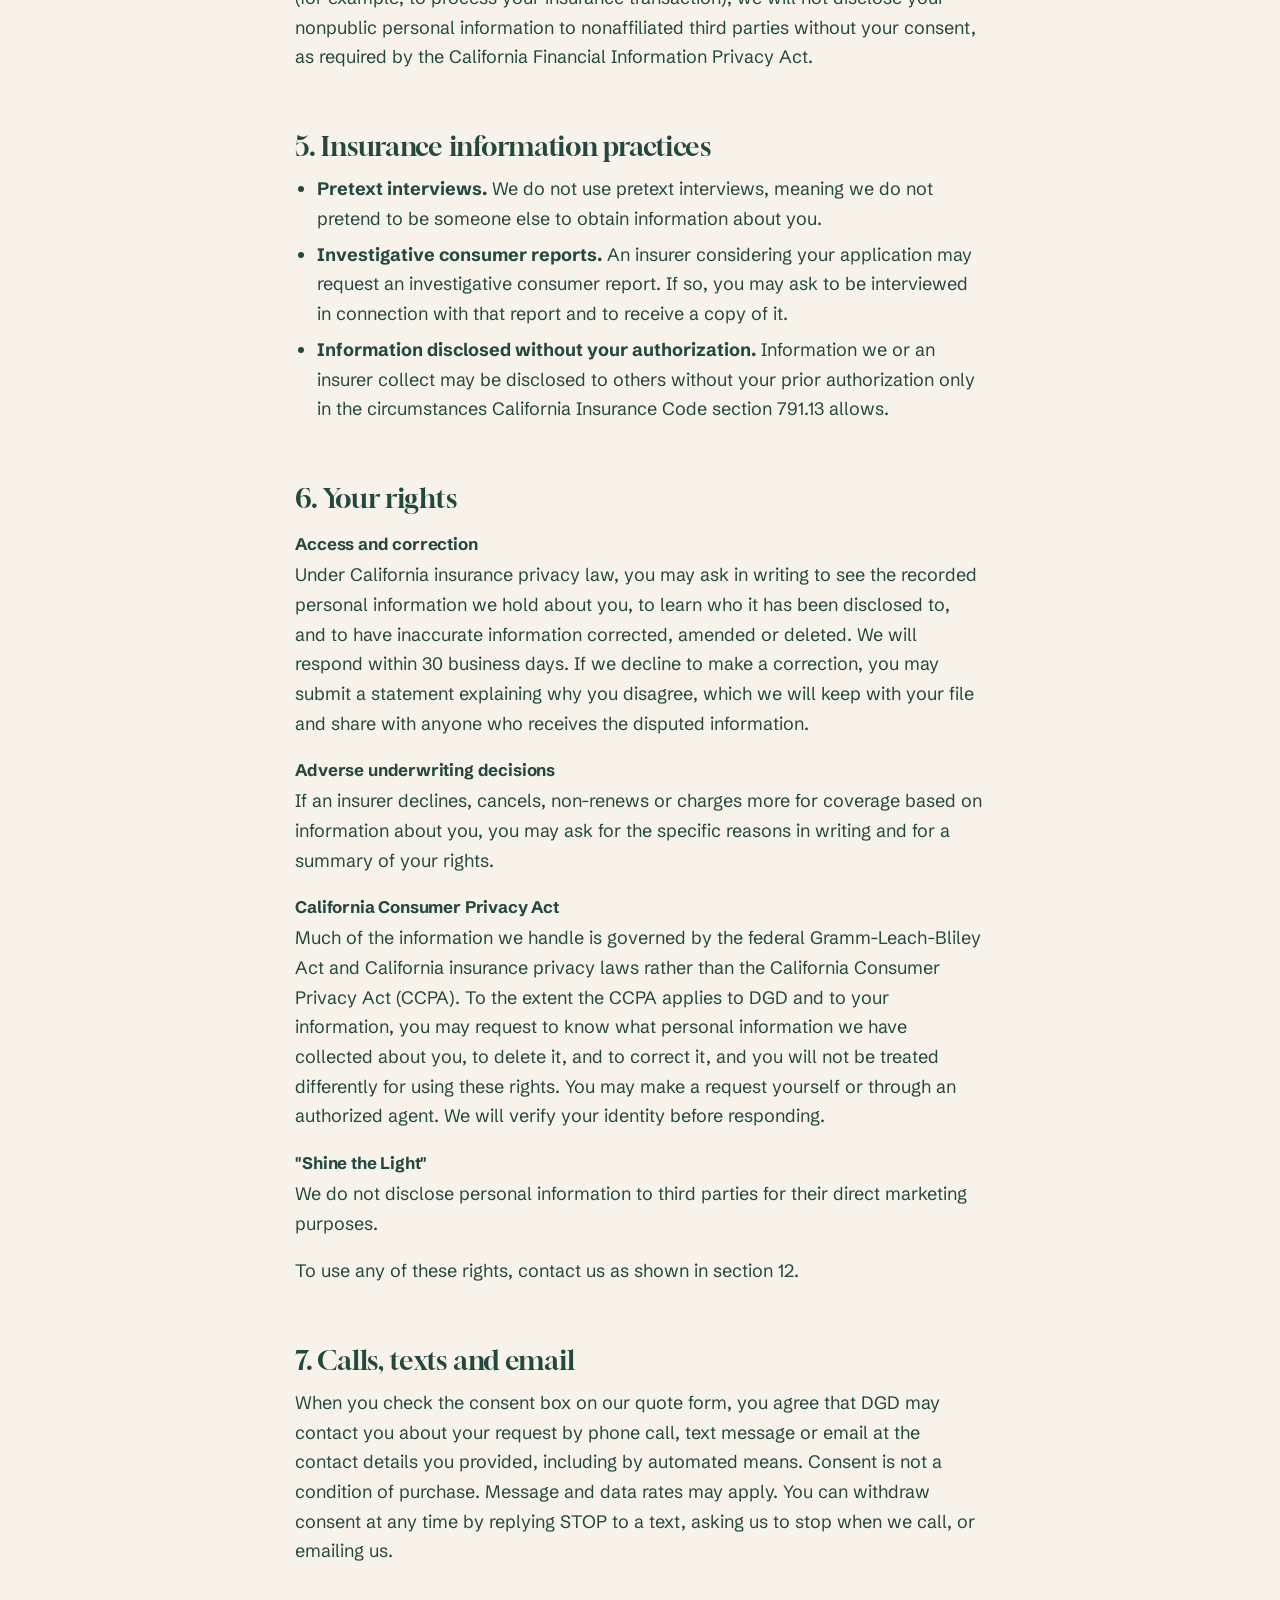
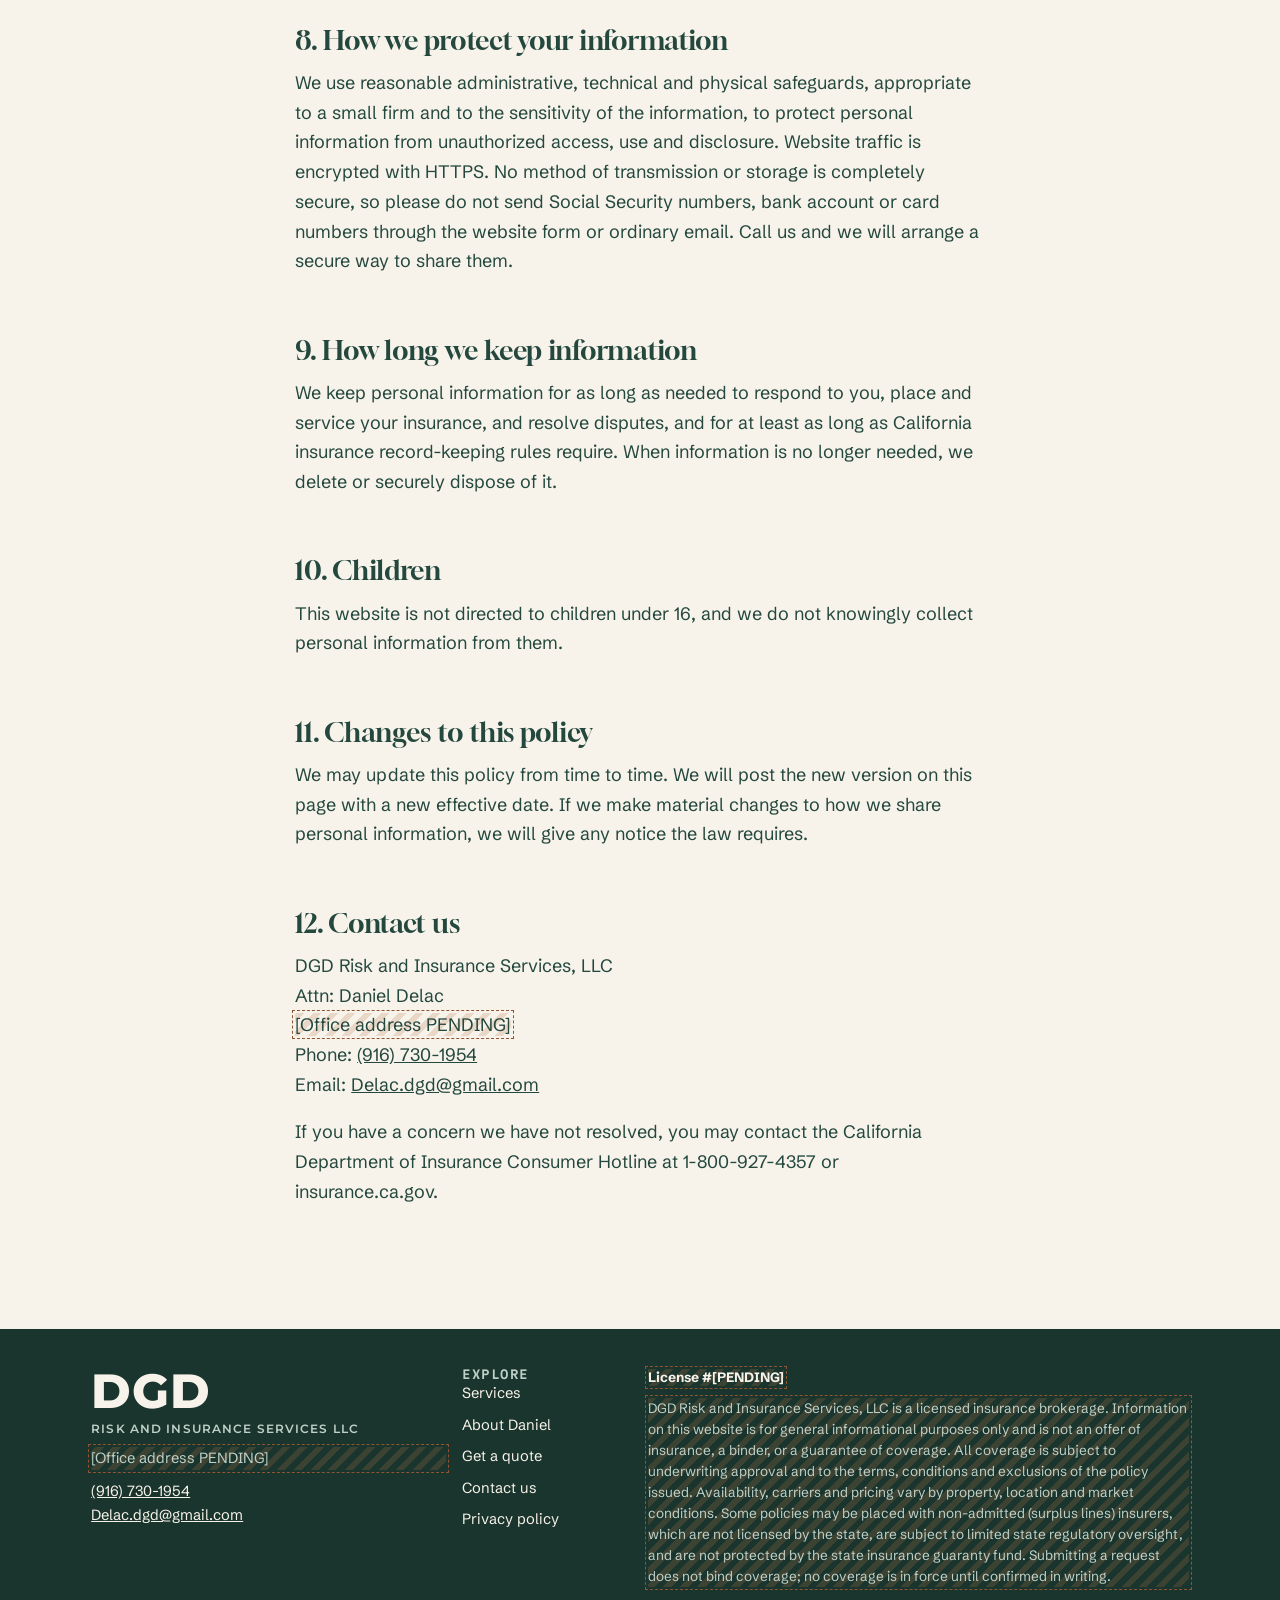
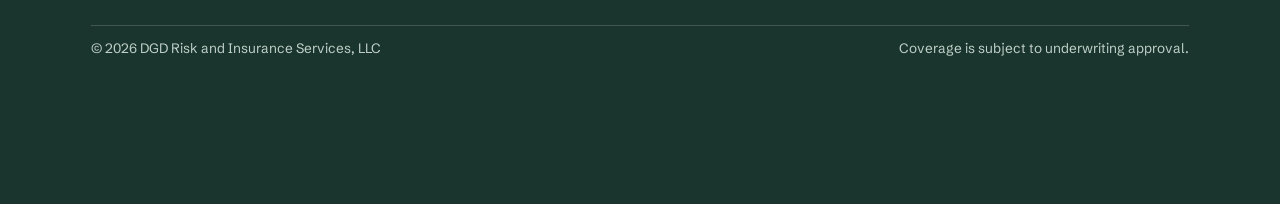
<file: public/privacy.html>
<!DOCTYPE html>
<html lang="en">
<head>
<meta charset="utf-8">
<meta name="viewport" content="width=device-width, initial-scale=1, viewport-fit=cover">
<title>Privacy Policy | DGD Risk and Insurance Services</title>
<meta name="description" content="How DGD Risk and Insurance Services collects, uses, shares and protects personal information.">
<meta property="og:title" content="Privacy Policy | DGD Risk and Insurance Services">
<meta property="og:description" content="How DGD Risk and Insurance Services collects, uses, shares and protects personal information.">
<meta name="theme-color" content="#24483E">
<link rel="icon" href="logo.svg" type="image/svg+xml">
<link rel="preconnect" href="https://fonts.googleapis.com">
<link rel="preconnect" href="https://fonts.gstatic.com" crossorigin>
<link rel="stylesheet" href="https://fonts.googleapis.com/css2?family=Gloock&family=Montserrat:wght@600;800&family=Schibsted+Grotesk:wght@400;500;700&family=Martian+Mono:wght@400;600&display=swap">
<link rel="stylesheet" href="styles.css">
</head>
<body>
<a class="skip-link" href="#main">Skip to content</a>

<!-- ============ HEADER ============ -->
<header class="site-header">
  <div class="wrap">
    <a class="logo" href="index.html" aria-label="DGD Risk and Insurance Services, home">
      <!-- LOGO: final "Home Shield" mark (logo.svg); full lockup in logo-full.svg -->
      <img src="logo.svg" alt="" width="80" height="90">
      <span class="logo-text">DGD<small>Risk and Insurance Services LLC</small></span>
    </a>
    <nav class="nav-desktop" aria-label="Primary">
      <ul>
        <li><a href="index.html#services">Services</a></li>
        <li><a href="index.html#about">About<span class="long"> Daniel</span></a></li>
        <li><a href="contact.html">Contact<span class="long"> us</span></a></li>
        <li><a class="btn btn-primary" href="quote.html">Get a quote</a></li>
      </ul>
    </nav>
  </div>
</header>
<script>
  // Shrink the header once the page is scrolled, so it stays visible without taking over the screen.
  (function(){var h=document.querySelector('.site-header');function u(){h.classList.toggle('compact',window.scrollY>40);}u();window.addEventListener('scroll',u,{passive:true});})();
</script>

<main id="main">
  <section class="page-head dark" aria-labelledby="p-title">
    <div class="wrap">
      <p class="eyebrow" style="color:var(--on-dark-muted)">Legal</p>
      <h1 id="p-title">Privacy policy.</h1>
      <p>How DGD Risk and Insurance Services collects, uses, shares and protects your personal information.</p>
    </div>
  </section>

  <section class="section">
    <div class="wrap legal">
      <p class="ph"><strong>Effective date: [PENDING].</strong> Draft for review by DGD and its legal counsel before publication.</p>

      <h2>1. Who we are and what this policy covers</h2>
      <p>DGD Risk and Insurance Services, LLC ("DGD," "we," "us") is an insurance brokerage based in California. Daniel Delac is the firm's licensed broker. This policy explains how we handle personal information we collect through this website (dgdrisk.com), by phone, text and email, and in the course of finding, placing and servicing insurance for you. It is also our notice of information practices under the California Insurance Information and Privacy Protection Act (California Insurance Code sections 791 and following).</p>
      <p>By using this website or giving us information, you acknowledge this policy. If you do not agree with it, please do not submit information through the site and contact us by phone instead.</p>

      <h2>2. Information we collect</h2>
      <h3>Information you give us</h3>
      <ul>
        <li><strong>Contact details:</strong> name, phone number, email address.</li>
        <li><strong>Property details:</strong> property address and ZIP code, square footage, estimated market value, how the home is used (owner occupied, rental or vacation home), and anything you tell us in the comments box.</li>
        <li><strong>Insurance details</strong> you share by phone, email or in documents: current and prior policies, declarations pages, non-renewal or cancellation notices, renewal dates, prior claims, and wildfire mitigation work.</li>
        <li><strong>Application information</strong> an insurer requires to quote or issue a policy, which may include dates of birth, information about other household members, mortgage or lender details, and payment information.</li>
      </ul>
      <h3>Information from other sources</h3>
      <p>To obtain quotes and place coverage, we and the insurers we work with may receive information about you or your property from:</p>
      <ul>
        <li>insurance companies, wholesale brokers and surplus lines brokers;</li>
        <li>insurance-support organizations, such as databases of prior insurance claims;</li>
        <li>property inspection, replacement-cost and wildfire risk scoring services;</li>
        <li>public records, such as property and permit records;</li>
        <li>consumer reporting agencies, where permitted by law.</li>
      </ul>
      <h3>Information collected automatically</h3>
      <p>Our website is hosted by Netlify, Inc. Like most web hosts, Netlify automatically records technical information when you visit, such as your IP address, browser type, the pages you request and the date and time of your visit. These records are used to operate and secure the site. The site loads fonts from Google Fonts, which receives your IP address and browser information when a page loads.</p>
      <p>We do not use advertising cookies, analytics trackers or social media tracking pixels on this website. Because we do not track you across other websites, we do not respond differently to browser "Do Not Track" signals.</p>

      <h2>3. How we use your information</h2>
      <ul>
        <li>to respond to your request and contact you about it;</li>
        <li>to assess your insurance needs and your property's risk;</li>
        <li>to request quotes from, and submit applications to, insurers and wholesale or surplus lines brokers;</li>
        <li>to place, renew and service your policy and help you with claims;</li>
        <li>to suggest loss-prevention and wildfire mitigation steps;</li>
        <li>to keep business records and meet our legal, regulatory and licensing obligations;</li>
        <li>to detect and prevent fraud and to protect our rights and the security of our website.</li>
      </ul>

      <h2>4. How we share your information</h2>
      <p>We share personal information only as needed for the purposes above, with:</p>
      <ul>
        <li><strong>Insurers and other insurance intermediaries</strong>, including wholesale brokers and surplus lines brokers, so they can quote, underwrite, issue and service your coverage. Their own privacy notices govern how they use your information.</li>
        <li><strong>Service providers</strong> who help us run our business, such as our website and form host (Netlify) and our email provider, under obligations to use the information only to provide their services to us.</li>
        <li><strong>Government authorities and regulators</strong>, including the California Department of Insurance, when required by law, subpoena or court order, or to report suspected insurance fraud.</li>
        <li><strong>Others with your consent</strong>, such as your mortgage lender or a family member you authorize.</li>
        <li><strong>A successor</strong>, if DGD's business is sold, merged or transferred, subject to this policy.</li>
      </ul>
      <p><strong>We do not sell your personal information, and we do not share it for targeted advertising.</strong> We do not share nonpublic personal information with companies outside DGD for their own marketing. Except as the law permits without consent (for example, to process your insurance transaction), we will not disclose your nonpublic personal information to nonaffiliated third parties without your consent, as required by the California Financial Information Privacy Act.</p>

      <h2>5. Insurance information practices</h2>
      <ul>
        <li><strong>Pretext interviews.</strong> We do not use pretext interviews, meaning we do not pretend to be someone else to obtain information about you.</li>
        <li><strong>Investigative consumer reports.</strong> An insurer considering your application may request an investigative consumer report. If so, you may ask to be interviewed in connection with that report and to receive a copy of it.</li>
        <li><strong>Information disclosed without your authorization.</strong> Information we or an insurer collect may be disclosed to others without your prior authorization only in the circumstances California Insurance Code section 791.13 allows.</li>
      </ul>

      <h2>6. Your rights</h2>
      <h3>Access and correction</h3>
      <p>Under California insurance privacy law, you may ask in writing to see the recorded personal information we hold about you, to learn who it has been disclosed to, and to have inaccurate information corrected, amended or deleted. We will respond within 30 business days. If we decline to make a correction, you may submit a statement explaining why you disagree, which we will keep with your file and share with anyone who receives the disputed information.</p>
      <h3>Adverse underwriting decisions</h3>
      <p>If an insurer declines, cancels, non-renews or charges more for coverage based on information about you, you may ask for the specific reasons in writing and for a summary of your rights.</p>
      <h3>California Consumer Privacy Act</h3>
      <p>Much of the information we handle is governed by the federal Gramm-Leach-Bliley Act and California insurance privacy laws rather than the California Consumer Privacy Act (CCPA). To the extent the CCPA applies to DGD and to your information, you may request to know what personal information we have collected about you, to delete it, and to correct it, and you will not be treated differently for using these rights. You may make a request yourself or through an authorized agent. We will verify your identity before responding.</p>
      <h3>"Shine the Light"</h3>
      <p>We do not disclose personal information to third parties for their direct marketing purposes.</p>
      <p>To use any of these rights, contact us as shown in section 12.</p>

      <h2>7. Calls, texts and email</h2>
      <p>When you check the consent box on our quote form, you agree that DGD may contact you about your request by phone call, text message or email at the contact details you provided, including by automated means. Consent is not a condition of purchase. Message and data rates may apply. You can withdraw consent at any time by replying STOP to a text, asking us to stop when we call, or emailing us.</p>

      <h2>8. How we protect your information</h2>
      <p>We use reasonable administrative, technical and physical safeguards, appropriate to a small firm and to the sensitivity of the information, to protect personal information from unauthorized access, use and disclosure. Website traffic is encrypted with HTTPS. No method of transmission or storage is completely secure, so please do not send Social Security numbers, bank account or card numbers through the website form or ordinary email. Call us and we will arrange a secure way to share them.</p>

      <h2>9. How long we keep information</h2>
      <p>We keep personal information for as long as needed to respond to you, place and service your insurance, and resolve disputes, and for at least as long as California insurance record-keeping rules require. When information is no longer needed, we delete or securely dispose of it.</p>

      <h2>10. Children</h2>
      <p>This website is not directed to children under 16, and we do not knowingly collect personal information from them.</p>

      <h2>11. Changes to this policy</h2>
      <p>We may update this policy from time to time. We will post the new version on this page with a new effective date. If we make material changes to how we share personal information, we will give any notice the law requires.</p>

      <h2>12. Contact us</h2>
      <p>DGD Risk and Insurance Services, LLC<br>Attn: Daniel Delac<br><span class="ph">[Office address PENDING]</span><br>Phone: <a href="tel:+19167301954">(916) 730-1954</a><br>Email: <a href="mailto:Delac.dgd@gmail.com">Delac.dgd@gmail.com</a></p>
      <p>If you have a concern we have not resolved, you may contact the California Department of Insurance Consumer Hotline at 1-800-927-4357 or insurance.ca.gov.</p>
    </div>
  </section>
</main>

<!-- Floating quote button (hidden on the quote page) -->
<a class="fab" href="quote.html" aria-label="Get a quote">
  <svg viewBox="0 0 24 24" fill="none" stroke="currentColor" stroke-width="2" stroke-linecap="round" stroke-linejoin="round" aria-hidden="true"><path d="M14 3H6a2 2 0 0 0-2 2v14a2 2 0 0 0 2 2h12a2 2 0 0 0 2-2V9z"/><path d="M14 3v6h6M8 13h8M8 17h5"/></svg>
  <span>Get a quote</span>
</a>

<!-- ============ FOOTER ============ -->
<footer class="site-footer">
  <div class="wrap">
    <div class="footer-brand">
      <span class="logo-text">DGD<small>Risk and Insurance Services LLC</small></span>
      <p class="ph">[Office address PENDING]</p>
      <p><a href="tel:+19167301954">(916) 730-1954</a><br><a href="mailto:Delac.dgd@gmail.com">Delac.dgd@gmail.com</a></p>
    </div>
    <nav class="footer-nav" aria-label="Footer">
      <p class="eyebrow">Explore</p>
      <ul>
        <li><a href="index.html#services">Services</a></li>
        <li><a href="index.html#about">About Daniel</a></li>
        <li><a href="quote.html">Get a quote</a></li>
        <li><a href="contact.html">Contact us</a></li>
        <li><a href="privacy.html">Privacy policy</a></li>
      </ul>
    </nav>
    <!-- DISCLAIMER: TEMPLATE TEXT, PENDING compliance and legal review -->
    <div class="footer-legal">
      <p><strong class="ph">License #[PENDING]</strong></p>
      <p class="ph">DGD Risk and Insurance Services, LLC is a licensed insurance brokerage. Information on this website is for general informational purposes only and is not an offer of insurance, a binder, or a guarantee of coverage. All coverage is subject to underwriting approval and to the terms, conditions and exclusions of the policy issued. Availability, carriers and pricing vary by property, location and market conditions. Some policies may be placed with non-admitted (surplus lines) insurers, which are not licensed by the state, are subject to limited state regulatory oversight, and are not protected by the state insurance guaranty fund. Submitting a request does not bind coverage; no coverage is in force until confirmed in writing.</p>
    </div>
    <div class="footer-base">
      <span>© 2026 DGD Risk and Insurance Services, LLC</span>
      <span>Coverage is subject to underwriting approval.</span>
    </div>
  </div>
</footer>
</body>
</html>
</file>
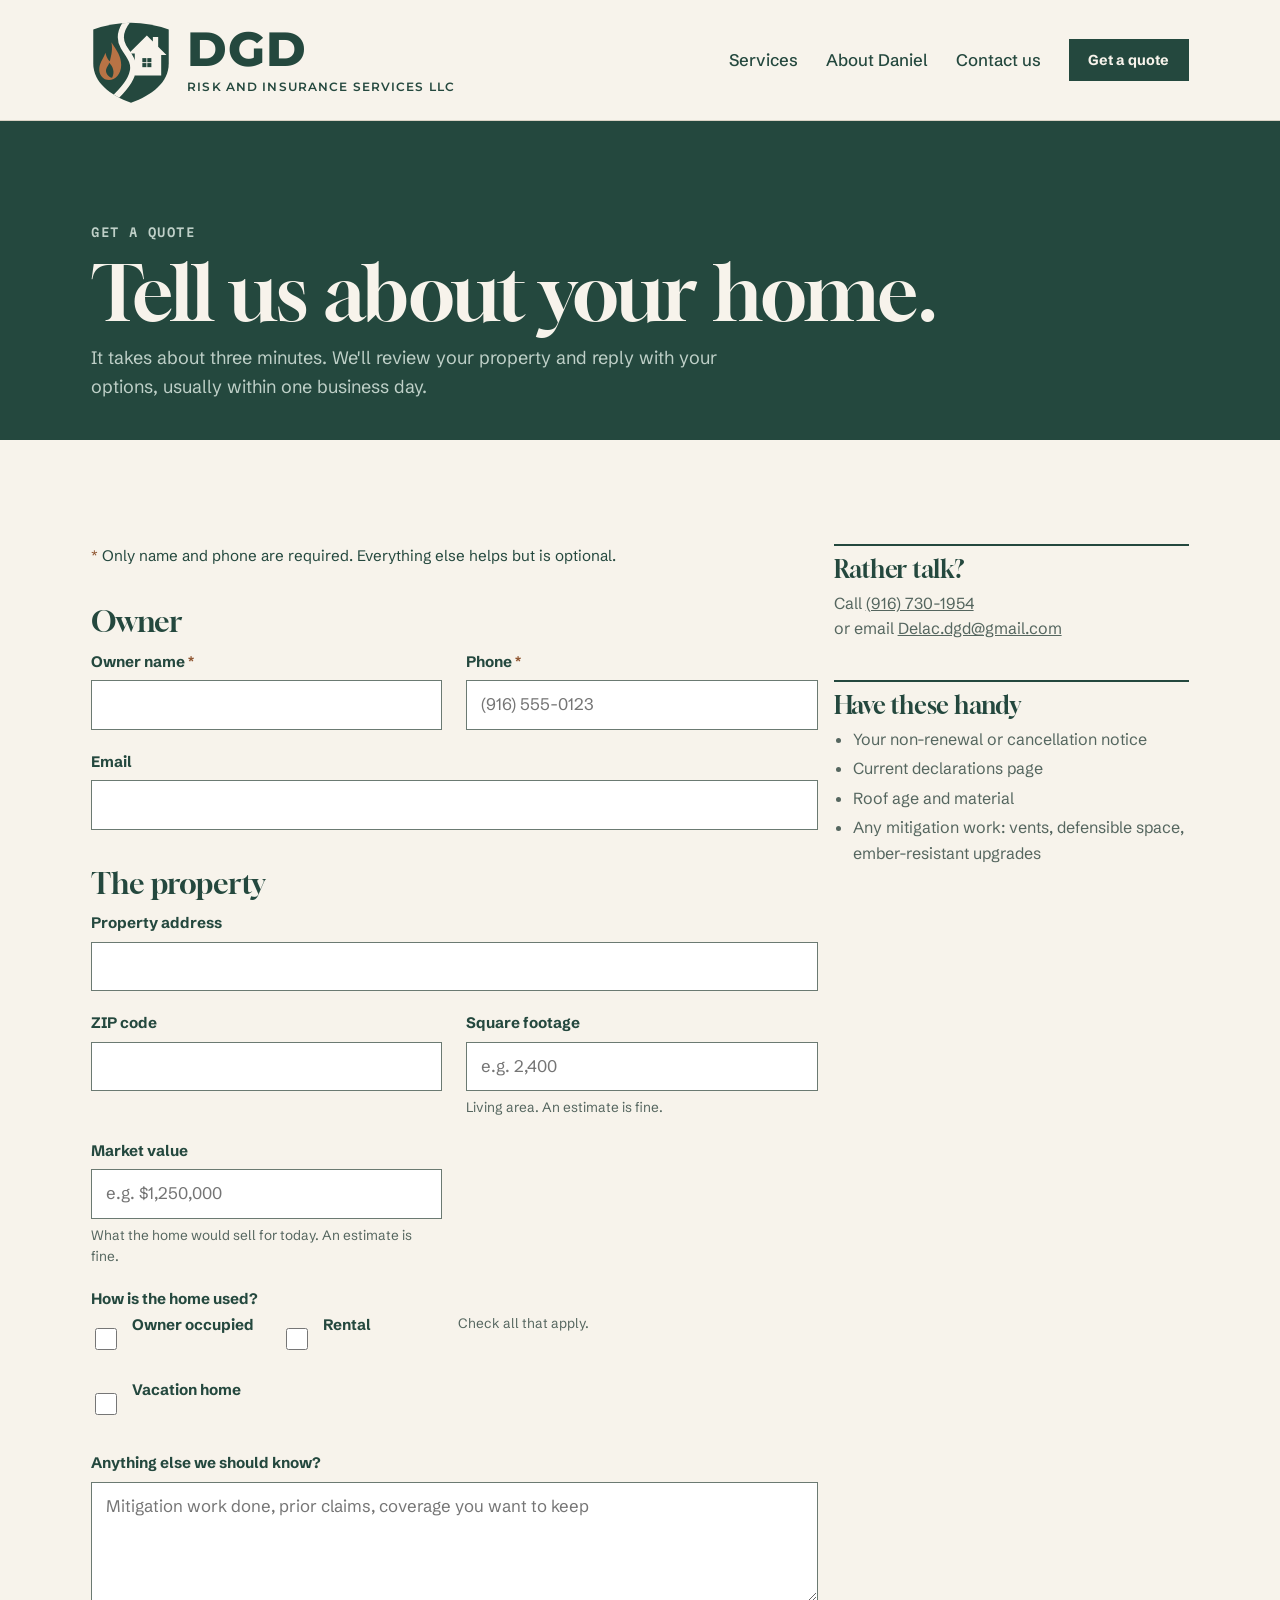
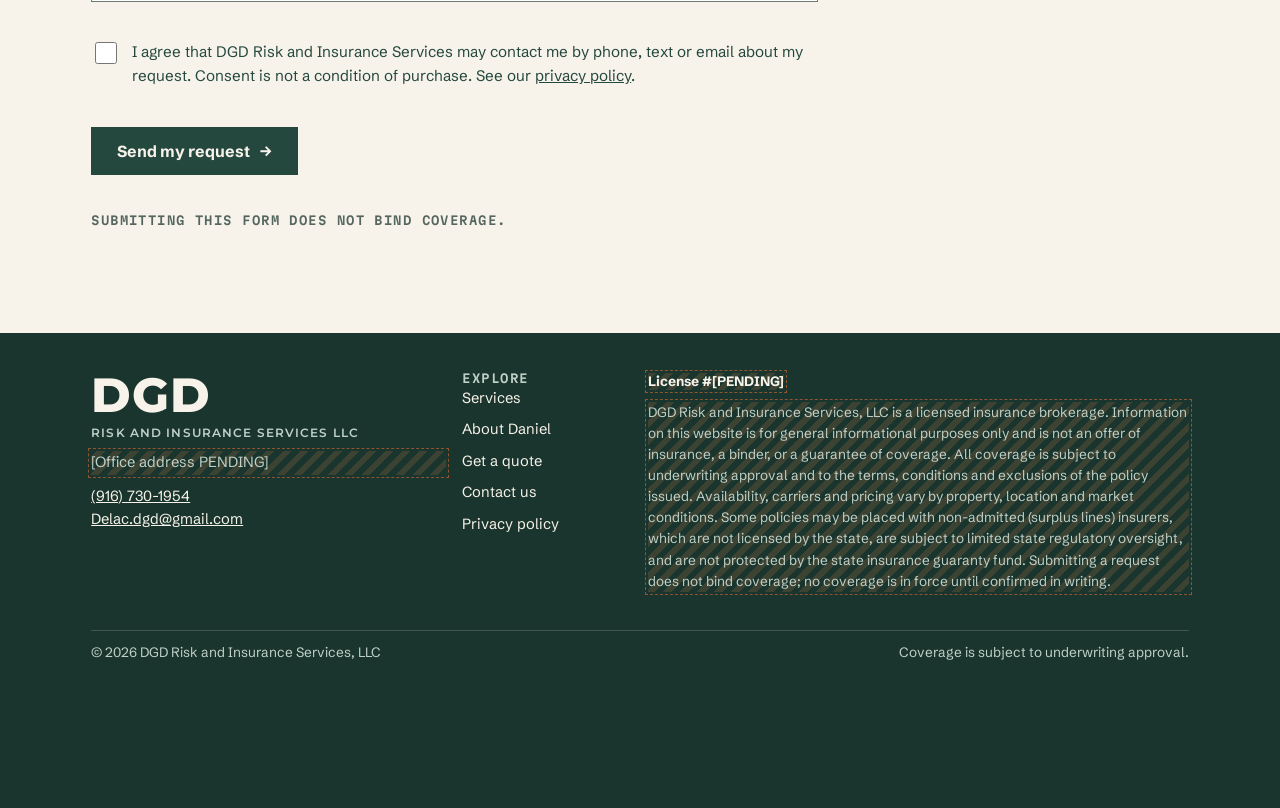
<file: public/quote.html>
<!DOCTYPE html>
<html lang="en">
<head>
<meta charset="utf-8">
<meta name="viewport" content="width=device-width, initial-scale=1, viewport-fit=cover">
<title>Get a Quote | DGD Risk and Insurance Services</title>
<meta name="description" content="Request a homeowners insurance quote for a hard-to-insure home in Northern California.">
<meta property="og:title" content="Get a Quote | DGD Risk and Insurance Services">
<meta property="og:description" content="Request a homeowners insurance quote for a hard-to-insure home in Northern California.">
<meta name="theme-color" content="#24483E">
<link rel="icon" href="logo.svg" type="image/svg+xml">
<link rel="preconnect" href="https://fonts.googleapis.com">
<link rel="preconnect" href="https://fonts.gstatic.com" crossorigin>
<link rel="stylesheet" href="https://fonts.googleapis.com/css2?family=Gloock&family=Montserrat:wght@600;800&family=Schibsted+Grotesk:wght@400;500;700&family=Martian+Mono:wght@400;600&display=swap">
<link rel="stylesheet" href="styles.css">
</head>
<body>
<a class="skip-link" href="#main">Skip to content</a>

<!-- ============ HEADER ============ -->
<header class="site-header">
  <div class="wrap">
    <a class="logo" href="index.html" aria-label="DGD Risk and Insurance Services, home">
      <!-- LOGO: final "Home Shield" mark (logo.svg); full lockup in logo-full.svg -->
      <img src="logo.svg" alt="" width="80" height="90">
      <span class="logo-text">DGD<small>Risk and Insurance Services LLC</small></span>
    </a>
    <nav class="nav-desktop" aria-label="Primary">
      <ul>
        <li><a href="index.html#services">Services</a></li>
        <li><a href="index.html#about">About<span class="long"> Daniel</span></a></li>
        <li><a href="contact.html">Contact<span class="long"> us</span></a></li>
        <li><a class="btn btn-primary" href="quote.html" aria-current="page">Get a quote</a></li>
      </ul>
    </nav>
  </div>
</header>
<script>
  // Shrink the header once the page is scrolled, so it stays visible without taking over the screen.
  (function(){var h=document.querySelector('.site-header');function u(){h.classList.toggle('compact',window.scrollY>40);}u();window.addEventListener('scroll',u,{passive:true});})();
</script>

<main id="main">
  <section class="page-head dark" aria-labelledby="q-title">
    <div class="wrap">
      <p class="eyebrow" style="color:var(--on-dark-muted)">Get a quote</p>
      <h1 id="q-title">Tell us about your home.</h1>
      <p>It takes about three minutes. We'll review your property and reply with your options, usually within one business day.</p>
    </div>
  </section>

  <section class="section">
    <div class="wrap form-layout">
      <!-- FORM: handled by Netlify Forms (form detection must be enabled in Netlify: Site configuration > Forms) -->
      <form class="quote-form" id="quote-form" name="quote" method="POST" action="/" enctype="multipart/form-data" data-netlify="true" data-netlify-honeypot="bot-field" novalidate>
        <input type="hidden" name="form-name" value="quote">
        <p hidden><label>Leave this empty: <input name="bot-field"></label></p>
        <p class="hint req-note"><span class="req" aria-hidden="true">*</span> Only name and phone are required. Everything else helps but is optional.</p>
        <fieldset>
          <legend>Owner</legend>
          <div class="f"><label for="q-name">Owner name <span class="req" aria-hidden="true">*</span></label><input id="q-name" name="name" autocomplete="name" required></div>
          <div class="f"><label for="q-phone">Phone <span class="req" aria-hidden="true">*</span></label><input id="q-phone" name="phone" type="tel" autocomplete="tel" maxlength="14" pattern="\(\d{3}\) \d{3}-\d{4}" placeholder="(916) 555-0123" title="10-digit phone number" required></div>
          <div class="f full"><label for="q-email">Email</label><input id="q-email" name="email" type="email" autocomplete="email"></div>
        </fieldset>

        <fieldset>
          <legend>The property</legend>
          <div class="f full"><label for="q-address">Property address</label><input id="q-address" name="address" autocomplete="street-address"></div>
          <div class="f"><label for="q-zip">ZIP code</label><input id="q-zip" name="zip" inputmode="numeric" autocomplete="postal-code" maxlength="5" pattern="[0-9]{5}" title="5-digit ZIP code"></div>
          <div class="f"><label for="q-sqft">Square footage</label><input id="q-sqft" name="square_feet" inputmode="numeric" pattern="[0-9,]{3,7}" placeholder="e.g. 2,400" aria-describedby="q-sqft-hint"><span class="hint" id="q-sqft-hint">Living area. An estimate is fine.</span></div>
          <div class="f"><label for="q-market">Market value</label><input id="q-market" name="market_value" inputmode="numeric" maxlength="14" pattern="\$[0-9]{1,3}(,[0-9]{3})*" placeholder="e.g. $1,250,000" title="Dollar amount" aria-describedby="q-market-hint"><span class="hint" id="q-market-hint">What the home would sell for today. An estimate is fine.</span></div>
          <fieldset class="f full use"><legend class="sub">How is the home used?</legend>
            <div class="checks">
              <label class="check" for="q-use-owner"><input id="q-use-owner" name="use_owner_occupied" type="checkbox" value="Owner occupied"><span>Owner occupied</span></label>
              <label class="check" for="q-use-rental"><input id="q-use-rental" name="use_rental" type="checkbox" value="Rental"><span>Rental</span></label>
              <label class="check" for="q-use-vacation"><input id="q-use-vacation" name="use_vacation" type="checkbox" value="Vacation home"><span>Vacation home</span></label>
            </div>
            <span class="hint">Check all that apply.</span>
          </fieldset>
          <div class="f full"><label for="q-notes">Anything else we should know?</label><textarea id="q-notes" name="notes" placeholder="Mitigation work done, prior claims, coverage you want to keep"></textarea></div>
        </fieldset>

        <label class="check" for="q-consent"><input id="q-consent" name="consent" type="checkbox"><span>I agree that DGD Risk and Insurance Services may contact me by phone, text or email about my request. Consent is not a condition of purchase. See our <a href="privacy.html" target="_blank" rel="noopener">privacy policy</a>.</span></label>

        <div><button class="btn btn-primary" type="submit">Send my request <span class="arrow" aria-hidden="true">→</span></button></div>
        <div class="form-status" id="form-status" role="status" aria-live="polite" hidden></div>
        <p class="eyebrow">Submitting this form does not bind coverage.</p>
      </form>

      <aside class="form-aside" aria-label="Other ways to reach us">
        <div class="aside-block">
          <h2>Rather talk?</h2>
          <p>Call <a href="tel:+19167301954">(916) 730-1954</a><br>or email <a href="mailto:Delac.dgd@gmail.com">Delac.dgd@gmail.com</a></p>
        </div>
        <div class="aside-block">
          <h2>Have these handy</h2>
          <ul>
            <li>Your non-renewal or cancellation notice</li>
            <li>Current declarations page</li>
            <li>Roof age and material</li>
            <li>Any mitigation work: vents, defensible space, ember-resistant upgrades</li>
          </ul>
        </div>
      </aside>
    </div>
  </section>
</main>

<!-- ============ FOOTER ============ -->
<footer class="site-footer">
  <div class="wrap">
    <div class="footer-brand">
      <span class="logo-text">DGD<small>Risk and Insurance Services LLC</small></span>
      <p class="ph">[Office address PENDING]</p>
      <p><a href="tel:+19167301954">(916) 730-1954</a><br><a href="mailto:Delac.dgd@gmail.com">Delac.dgd@gmail.com</a></p>
    </div>
    <nav class="footer-nav" aria-label="Footer">
      <p class="eyebrow">Explore</p>
      <ul>
        <li><a href="index.html#services">Services</a></li>
        <li><a href="index.html#about">About Daniel</a></li>
        <li><a href="quote.html">Get a quote</a></li>
        <li><a href="contact.html">Contact us</a></li>
        <li><a href="privacy.html">Privacy policy</a></li>
      </ul>
    </nav>
    <!-- DISCLAIMER: TEMPLATE TEXT, PENDING compliance and legal review -->
    <div class="footer-legal">
      <p><strong class="ph">License #[PENDING]</strong></p>
      <p class="ph">DGD Risk and Insurance Services, LLC is a licensed insurance brokerage. Information on this website is for general informational purposes only and is not an offer of insurance, a binder, or a guarantee of coverage. All coverage is subject to underwriting approval and to the terms, conditions and exclusions of the policy issued. Availability, carriers and pricing vary by property, location and market conditions. Some policies may be placed with non-admitted (surplus lines) insurers, which are not licensed by the state, are subject to limited state regulatory oversight, and are not protected by the state insurance guaranty fund. Submitting a request does not bind coverage; no coverage is in force until confirmed in writing.</p>
    </div>
    <div class="footer-base">
      <span>© 2026 DGD Risk and Insurance Services, LLC</span>
      <span>Coverage is subject to underwriting approval.</span>
    </div>
  </div>
</footer>

<script>
/* Quote form: native validation, then POST to Netlify Forms.
   Only submits on the live site (Netlify or dgdrisk.com); anywhere else it shows a call/email fallback. */
(function(){
  var form=document.getElementById('quote-form'), status=document.getElementById('form-status');
  function show(msg,isError){status.hidden=false;status.className='form-status'+(isError?' error':'');status.textContent=msg;}
  function digits(el,max){ return el.value.replace(/\D/g,'').slice(0,max); }
  var zip=document.getElementById('q-zip'), phone=document.getElementById('q-phone'), market=document.getElementById('q-market');
  zip.addEventListener('input',function(){ zip.value=digits(zip,5); });
  phone.addEventListener('input',function(){
    var d=phone.value.replace(/\D/g,''); d=d.replace(/^1/,''); // US area codes never start with 1, so drop a typed +1 d=d.slice(0,10);
    phone.value=d.length>6?'('+d.slice(0,3)+') '+d.slice(3,6)+'-'+d.slice(6):d.length>3?'('+d.slice(0,3)+') '+d.slice(3):d;
  });
  market.addEventListener('input',function(){ var d=digits(market,10); market.value=d?'$'+Number(d).toLocaleString('en-US'):''; });
  form.addEventListener('submit',function(e){
    e.preventDefault();
    if(!form.checkValidity()){
      form.reportValidity();
      var first=form.querySelector(':invalid'); if(first) first.focus();
      return;
    }
    var host=location.hostname, live=/netlify\.app$|dgdrisk\.com$/.test(host);
    if(!live){
      show('This preview cannot send forms. Please call (916) 730-1954 or email Delac.dgd@gmail.com and we will get right back to you.',true);
      return;
    }
    var btn=form.querySelector('button[type=submit]'); btn.disabled=true;
    var fd=new FormData(form);
    // iPhone Safari can fail the whole send when a file field is left empty, so drop empty file fields.
    Array.from(fd.entries()).forEach(function(e){ if(e[1] instanceof File && !e[1].name && !e[1].size) fd.delete(e[0]); });
    fetch('/',{method:'POST',body:fd})
      .then(function(r){ if(!r.ok) throw new Error('status '+r.status); form.reset(); show('Thanks. Your request was sent. We will reply within one business day.'); })
      .catch(function(err){
        // Background send failed: let the browser post the form directly so Netlify handles it (and shows its own page).
        if(!form.dataset.retried){ form.dataset.retried='1'; HTMLFormElement.prototype.submit.call(form); return; }
        show('Your request could not be sent ('+(err&&err.message||'network')+'). Please call (916) 730-1954 or email Delac.dgd@gmail.com.',true);
      })
      .finally(function(){ btn.disabled=false; });
  });
})();
</script>
</body>
</html>
</file>
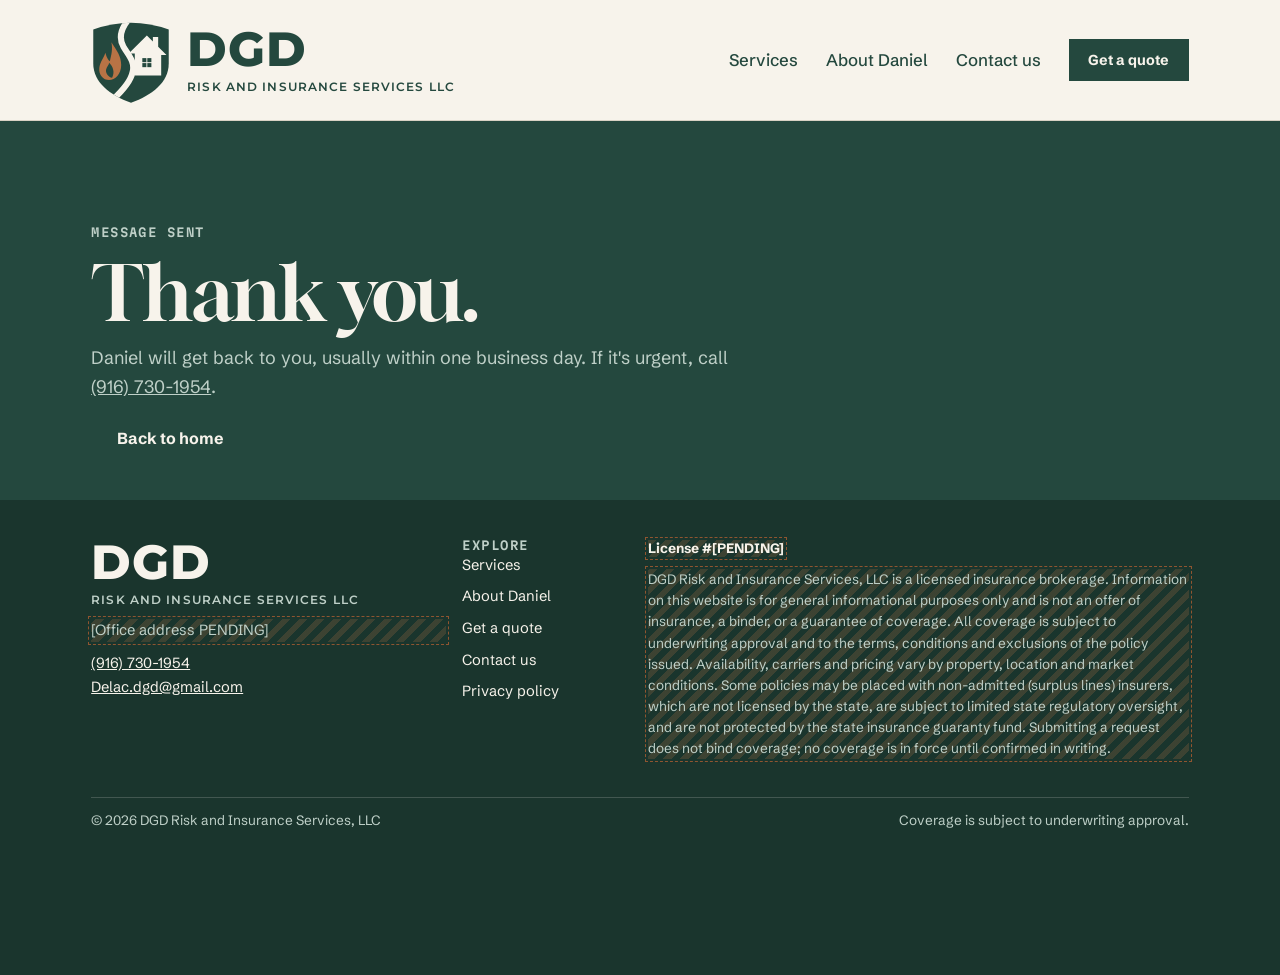
<file: public/thanks.html>
<!DOCTYPE html>
<html lang="en">
<head>
<meta charset="utf-8">
<meta name="viewport" content="width=device-width, initial-scale=1, viewport-fit=cover">
<title>Thank You | DGD Risk and Insurance Services</title>
<meta name="description" content="Your message was sent.">
<meta property="og:title" content="Thank You | DGD Risk and Insurance Services">
<meta property="og:description" content="Your message was sent.">
<meta name="theme-color" content="#24483E">
<link rel="icon" href="logo.svg" type="image/svg+xml">
<link rel="preconnect" href="https://fonts.googleapis.com">
<link rel="preconnect" href="https://fonts.gstatic.com" crossorigin>
<link rel="stylesheet" href="https://fonts.googleapis.com/css2?family=Gloock&family=Montserrat:wght@600;800&family=Schibsted+Grotesk:wght@400;500;700&family=Martian+Mono:wght@400;600&display=swap">
<link rel="stylesheet" href="styles.css">
</head>
<body>
<a class="skip-link" href="#main">Skip to content</a>

<!-- ============ HEADER ============ -->
<header class="site-header">
  <div class="wrap">
    <a class="logo" href="index.html" aria-label="DGD Risk and Insurance Services, home">
      <!-- LOGO: final "Home Shield" mark (logo.svg); full lockup in logo-full.svg -->
      <img src="logo.svg" alt="" width="80" height="90">
      <span class="logo-text">DGD<small>Risk and Insurance Services LLC</small></span>
    </a>
    <nav class="nav-desktop" aria-label="Primary">
      <ul>
        <li><a href="index.html#services">Services</a></li>
        <li><a href="index.html#about">About<span class="long"> Daniel</span></a></li>
        <li><a href="contact.html">Contact<span class="long"> us</span></a></li>
        <li><a class="btn btn-primary" href="quote.html">Get a quote</a></li>
      </ul>
    </nav>
  </div>
</header>
<script>
  // Shrink the header once the page is scrolled, so it stays visible without taking over the screen.
  (function(){var h=document.querySelector('.site-header');function u(){h.classList.toggle('compact',window.scrollY>40);}u();window.addEventListener('scroll',u,{passive:true});})();
</script>

<main id="main">
  <section class="page-head dark" aria-labelledby="t-title">
    <div class="wrap">
      <p class="eyebrow" style="color:var(--on-dark-muted)">Message sent</p>
      <h1 id="t-title">Thank you.</h1>
      <p>Daniel will get back to you, usually within one business day. If it's urgent, call <a href="tel:+19167301954" style="color:inherit">(916) 730-1954</a>.</p>
      <p><a class="btn btn-primary" href="index.html">Back to home</a></p>
    </div>
  </section>
</main>

<!-- ============ FOOTER ============ -->
<footer class="site-footer">
  <div class="wrap">
    <div class="footer-brand">
      <span class="logo-text">DGD<small>Risk and Insurance Services LLC</small></span>
      <p class="ph">[Office address PENDING]</p>
      <p><a href="tel:+19167301954">(916) 730-1954</a><br><a href="mailto:Delac.dgd@gmail.com">Delac.dgd@gmail.com</a></p>
    </div>
    <nav class="footer-nav" aria-label="Footer">
      <p class="eyebrow">Explore</p>
      <ul>
        <li><a href="index.html#services">Services</a></li>
        <li><a href="index.html#about">About Daniel</a></li>
        <li><a href="quote.html">Get a quote</a></li>
        <li><a href="contact.html">Contact us</a></li>
        <li><a href="privacy.html">Privacy policy</a></li>
      </ul>
    </nav>
    <!-- DISCLAIMER: TEMPLATE TEXT, PENDING compliance and legal review -->
    <div class="footer-legal">
      <p><strong class="ph">License #[PENDING]</strong></p>
      <p class="ph">DGD Risk and Insurance Services, LLC is a licensed insurance brokerage. Information on this website is for general informational purposes only and is not an offer of insurance, a binder, or a guarantee of coverage. All coverage is subject to underwriting approval and to the terms, conditions and exclusions of the policy issued. Availability, carriers and pricing vary by property, location and market conditions. Some policies may be placed with non-admitted (surplus lines) insurers, which are not licensed by the state, are subject to limited state regulatory oversight, and are not protected by the state insurance guaranty fund. Submitting a request does not bind coverage; no coverage is in force until confirmed in writing.</p>
    </div>
    <div class="footer-base">
      <span>© 2026 DGD Risk and Insurance Services, LLC</span>
      <span>Coverage is subject to underwriting approval.</span>
    </div>
  </div>
</footer>
</body>
</html>
</file>
<file: public/styles.css>
/* =====================================================================
   DGD Risk and Insurance Services, LLC
   Palette (owner-specified): forest green for logo and main text, warm
   ivory backgrounds, muted copper for small accents.
   Copper #B87345 is only 3.4:1 on ivory, so it is used for lines, icons
   and rules; copper TEXT uses the deeper --copper-text (5.4:1).
   Every text/background pair is checked to WCAG AA (4.5:1 or better).
   ===================================================================== */
:root{
  /* ---- Color tokens ---- */
  --forest:#24483E;        /* logo, main text, primary buttons (9.2:1 on ivory) */
  --forest-deep:#1A352D;   /* footer, button hover                   */
  --ivory:#F7F3EB;         /* page background                        */
  --white:#FFFFFF;         /* raised surfaces                        */
  --copper:#B87345;        /* accents: rules, icons, stars           */
  --copper-text:#8F5530;   /* copper for text (5.4:1 on ivory)       */
  --copper-light:#E0B48F;  /* copper accent on forest (5.4:1)        */
  --ink:#24483E;           /* body text = forest                     */
  --muted:#55665F;         /* secondary text (5.5:1 on ivory)        */
  --rule:#D9D2C4;          /* hairlines                              */
  --on-dark:#F7F3EB;       /* text on forest                         */
  --on-dark-muted:#BFD0C8; /* secondary text on forest (6.3:1)       */

  /* ---- Type tokens ---- */
  --font-display:"Gloock",Georgia,"Times New Roman",serif;
  --font-body:"Schibsted Grotesk","Helvetica Neue",Helvetica,Arial,sans-serif;
  --font-data:"Martian Mono",ui-monospace,Menlo,Consolas,monospace;

  /* ---- Spacing: named after defensible-space zones ---- */
  --zone-0:clamp(.5rem,.4rem + .4vw,.75rem);
  --zone-1:clamp(1.5rem,1.1rem + 1.6vw,2.5rem);
  --zone-2:clamp(4rem,2.5rem + 5vw,7.5rem);

  /* ---- Motion ---- */
  --ease:cubic-bezier(.2,.8,.2,1);
  --t:200ms;
  color-scheme:light;
}

/* ---------- Base ---------- */
*,*::before,*::after{box-sizing:border-box}
html{scroll-behavior:smooth}
body{margin:0;background:var(--ivory);color:var(--ink);font:400 1.125rem/1.6 var(--font-body);-webkit-font-smoothing:antialiased}
img,svg{max-width:100%;display:block}
h1,h2,h3{font-family:var(--font-display);font-weight:400;line-height:1.05;letter-spacing:-.01em;margin:0;text-wrap:balance}
p{margin:0}
a{color:inherit}
/* Focus: ink ring on light areas, amber ring on dark areas */
:focus-visible{outline:3px solid var(--ink);outline-offset:3px}
.dark :focus-visible,.site-footer :focus-visible{outline-color:var(--on-dark)}
.wrap{max-width:1200px;margin-inline:auto;padding-inline:max(16px,4vw)}
.eyebrow{font:600 .75rem/1.3 var(--font-data);letter-spacing:.12em;text-transform:uppercase;color:var(--muted)}
.skip-link{position:absolute;left:16px;top:-100px;z-index:100;background:var(--white);color:var(--ink);padding:12px 16px;font-weight:700}
.skip-link:focus{top:12px}
/* PENDING marker: striped highlight on anything still to be supplied. Remove the class once filled. */
.ph{background:repeating-linear-gradient(-45deg,transparent 0 6px,rgba(184,115,69,.22) 6px 12px);outline:1px dashed var(--copper-text);outline-offset:2px}

/* ---------- Buttons & links ---------- */
.btn{display:inline-flex;align-items:center;justify-content:center;gap:.6rem;min-height:48px;padding:.9rem 1.5rem;font:700 1rem/1 var(--font-body);text-decoration:none;border:2px solid transparent;cursor:pointer;transition:background-color var(--t) var(--ease),color var(--t),border-color var(--t)}
.btn .arrow{transition:transform var(--t) var(--ease)}
.btn:hover .arrow,.btn:focus-visible .arrow{transform:translateX(5px)}
.btn-primary{background:var(--forest);color:var(--ivory)}
.btn-primary:hover{background:var(--forest-deep)}
.btn-outline{border-color:currentColor;background:transparent}

.link-line{text-decoration:none;font-weight:700;padding-bottom:3px;
  background:linear-gradient(currentColor 0 0) no-repeat left bottom/100% 1px,linear-gradient(var(--copper) 0 0) no-repeat left bottom/0% 3px;
  transition:background-size 300ms var(--ease)}
.link-line:hover,.link-line:focus-visible{background-size:100% 1px,100% 3px}

/* ---------- Header ---------- */
.site-header{background:var(--ivory);color:var(--forest);position:sticky;top:env(safe-area-inset-top,0px);z-index:50;border-bottom:1px solid var(--rule)}
.site-header .wrap{display:flex;align-items:center;justify-content:space-between;gap:16px;min-height:120px;padding-block:12px}
.logo{display:flex;align-items:center;gap:16px;text-decoration:none}
.logo img{width:80px;height:90px;flex:none}
.logo-text{font:800 3rem/1 "Montserrat",var(--font-body);letter-spacing:.02em}
.logo-text small{display:block;font:600 .78rem/1.3 "Montserrat",var(--font-body);letter-spacing:.09em;text-transform:uppercase;color:var(--forest);margin-top:6px}
.nav-desktop ul{display:flex;align-items:center;gap:28px;list-style:none;margin:0;padding:0}
.nav-desktop a:not(.btn){text-decoration:none;font-size:1.05rem;font-weight:500;padding-block:6px;background:linear-gradient(var(--copper) 0 0) no-repeat left bottom/0% 2px;transition:background-size var(--t) var(--ease)}
.nav-desktop a:not(.btn):hover,.nav-desktop a:not(.btn):focus-visible,.nav-desktop a[aria-current="page"]{background-size:100% 2px}
.nav-desktop .btn{min-height:42px;padding:.7rem 1.1rem;font-size:.9rem}
.nav-mobile{display:none;position:relative}
.nav-mobile summary{list-style:none;cursor:pointer;min-height:44px;display:flex;align-items:center;gap:8px;padding:0 14px;border:2px solid var(--forest);font:600 .8rem var(--font-data);letter-spacing:.1em;text-transform:uppercase}
.nav-mobile summary::-webkit-details-marker{display:none}
.nav-mobile summary::after{content:"+";font-size:1.1rem;transition:transform var(--t) var(--ease)}
.nav-mobile[open] summary::after{transform:rotate(45deg)}
.nav-mobile ul{position:absolute;right:0;top:calc(100% + 8px);width:min(80vw,280px);list-style:none;margin:0;padding:8px 0;background:var(--white);border:1px solid var(--rule);box-shadow:0 8px 24px rgba(36,72,62,.15)}
.nav-mobile li a{display:block;padding:14px 20px;text-decoration:none;font-weight:500}
.nav-mobile li a:hover{background:var(--ivory)}

/* ---------- Hero: Northern California ridges ---------- */
.hero{background:var(--ivory);color:var(--forest);position:relative;overflow:hidden}
.hero .wrap{display:grid;grid-template-columns:repeat(12,minmax(0,1fr));gap:var(--zone-1) 16px;padding-block:var(--zone-2) var(--zone-1);position:relative;z-index:1}
.hero-main{grid-column:1/9;display:grid;gap:var(--zone-1);align-content:start}
.hero .eyebrow{color:var(--copper-text)}
.hero h1{font-size:clamp(2.1rem,1.4rem + 3.2vw,4.5rem)}
.hero h1 em{font-style:italic;color:var(--copper-text)}
.hero-lede{font-size:clamp(1.15rem,1rem + .5vw,1.35rem);max-width:54ch}
.hero-actions{display:flex;flex-wrap:wrap;align-items:center;gap:16px 28px}
.hero-aside{grid-column:9/13;align-self:end;border-left:2px solid var(--copper);padding-left:var(--zone-1);display:grid;gap:8px}
.hero-aside .num{font:400 clamp(4.5rem,3rem + 5vw,8rem)/.85 var(--font-display);color:var(--forest)}
.hero-aside p{color:var(--muted);font-size:1rem;max-width:26ch}
.scene{width:100%;height:clamp(200px,30vw,440px);margin-top:calc(-1 * var(--zone-1))}
/* Optional: replace the illustration with a licensed photo by adding .hero--photo and a background-image */
.hero--photo .scene{display:none}

/* ---------- Credibility strip ---------- */
.trust{background:var(--white);border-bottom:1px solid var(--rule)}
.trust ul{list-style:none;margin:0;padding:0;display:grid;grid-template-columns:repeat(3,minmax(0,1fr))}
.trust li{padding:var(--zone-1) var(--zone-1) var(--zone-1) 0;display:grid;gap:6px;align-content:start;min-width:0}
.trust li + li{padding-left:var(--zone-1);border-left:1px solid var(--rule)}
.trust strong{font:400 clamp(1.7rem,1.3rem + 1.4vw,2.4rem)/1.05 var(--font-display);color:var(--forest)}
.trust span{font-size:.95rem;color:var(--muted)}

/* ---------- Section heading ---------- */
.section{padding-block:var(--zone-2)}
.section-head{display:grid;grid-template-columns:repeat(12,minmax(0,1fr));gap:12px 16px;align-items:end;margin-bottom:var(--zone-1)}
.section-head .eyebrow{grid-column:1/-1}
.section-head h2{grid-column:1/8;font-size:clamp(2.2rem,1.5rem + 3vw,4rem);color:var(--forest)}
.section-head p{grid-column:8/13;color:var(--muted);font-size:1.05rem}

/* ---------- Services ---------- */
.services{display:grid;grid-template-columns:repeat(2,minmax(0,1fr));border-top:2px solid var(--forest)}
.service{padding:var(--zone-1) var(--zone-1) var(--zone-1) 0;border-bottom:1px solid var(--rule);display:grid;grid-template-columns:auto minmax(0,1fr);gap:8px 20px;position:relative}
.service:nth-child(even){padding-left:var(--zone-1);border-left:1px solid var(--rule)}
.service svg{width:40px;height:40px;grid-row:1/4;color:var(--copper)}
.service h3{font-size:1.8rem;color:var(--forest)}
.service p{color:var(--muted);font-size:1.02rem;max-width:46ch}
.service .tag{font:600 .7rem/1.4 var(--font-data);letter-spacing:.1em;text-transform:uppercase;color:var(--ink)}
.service::after{content:"";position:absolute;left:0;bottom:-1px;height:3px;width:0;background:var(--copper);transition:width 300ms var(--ease)}
.service:nth-child(even)::after{left:var(--zone-1)}
.service:hover::after{width:calc(100% - var(--zone-1))}

/* ---------- About: letter from Daniel ---------- */
.about-grid{display:grid;grid-template-columns:repeat(12,minmax(0,1fr));gap:var(--zone-1) 16px;align-items:start}
.about-side{grid-column:1/6;display:grid;gap:var(--zone-1)}
.about-side h2{font-size:clamp(2.2rem,1.5rem + 3vw,4rem);color:var(--forest)}
.portrait{aspect-ratio:4/5;max-width:340px;width:100%;display:grid;place-items:center;text-align:center;font:600 .75rem/1.6 var(--font-data);letter-spacing:.1em;text-transform:uppercase;color:var(--muted);border:1px solid var(--rule)}
.promise{list-style:none;margin:0;padding:0;display:grid;border-top:2px solid var(--forest)}
.promise li{padding:12px 0;border-bottom:1px solid var(--rule);font-size:1rem;color:var(--muted)}
.promise strong{color:var(--forest);display:block}
.promise a{color:var(--forest);font-weight:700}
.letter{grid-column:7/13;background:var(--white);border:1px solid var(--rule);border-top:4px solid var(--copper);padding:clamp(1.5rem,1rem + 3vw,3.5rem);display:grid;gap:1.1em;font-size:1.15rem;line-height:1.7;min-width:0}
.letter .salute{font:400 1.6rem/1.2 var(--font-display);color:var(--forest)}
.letter .sign{font:italic 400 2.2rem/1 var(--font-display);color:var(--forest);margin-top:.6em}
.letter .sign-title{font:600 .72rem/1.4 var(--font-data);letter-spacing:.1em;text-transform:uppercase;color:var(--muted);margin-top:-.6em}

/* ---------- How it works ---------- */
.how{background:var(--forest);color:var(--on-dark)}
.how .section-head h2{color:var(--on-dark)}
.how .section-head p,.how .eyebrow{color:var(--on-dark-muted)}
.steps{list-style:none;margin:0;padding:0;display:grid;grid-template-columns:repeat(3,minmax(0,1fr));gap:var(--zone-1);counter-reset:step}
.steps li{counter-increment:step;display:grid;gap:12px;align-content:start;border-top:2px solid var(--on-dark-muted);padding-top:var(--zone-1)}
.steps li::before{content:counter(step);font:400 4.5rem/.8 var(--font-display);color:var(--copper-light)}
.steps h3{font-size:1.7rem}
.steps p{color:var(--on-dark-muted);font-size:1.02rem}

/* ---------- Testimonials ---------- */
.reviews{display:grid;grid-template-columns:repeat(3,minmax(0,1fr));gap:var(--zone-1)}
.review{margin:0;display:grid;gap:16px;align-content:start;border-top:2px solid var(--ink);padding-top:var(--zone-1)}
.stars{display:flex;gap:3px;color:var(--copper)}
.stars svg{width:20px;height:20px}
.review blockquote{margin:0;font-size:1.1rem;line-height:1.55}
.review figcaption{font:600 .78rem/1.5 var(--font-data);letter-spacing:.06em;text-transform:uppercase;color:var(--muted)}
.review-note{margin-top:var(--zone-1);font-size:.9rem;color:var(--muted)}

/* ---------- Final CTA ---------- */
.final{background:var(--white);border-top:1px solid var(--rule)}
.final .wrap{display:grid;grid-template-columns:repeat(12,minmax(0,1fr));gap:var(--zone-1) 16px;padding-block:var(--zone-2);align-items:end}
.final h2{grid-column:1/8;font-size:clamp(2.4rem,1.6rem + 3.6vw,4.6rem);color:var(--forest)}
.final h2 em{color:var(--copper-text)}
.final-body{grid-column:8/13;display:grid;gap:var(--zone-1)}
.final-body p{color:var(--muted)}
.contact-lines{display:grid;gap:6px;font:600 1rem/1.6 var(--font-data)}
.contact-lines a{text-decoration:none}
.contact-lines a:hover{text-decoration:underline;text-underline-offset:4px}

/* ---------- Floating quote button ---------- */
.fab{position:fixed;right:max(16px,env(safe-area-inset-right,0px) + 16px);bottom:calc(env(safe-area-inset-bottom,0px) + 16px);z-index:60;
  display:flex;align-items:center;gap:10px;min-height:56px;padding:0 20px 0 16px;border-radius:999px;background:var(--forest);color:var(--ivory);
  text-decoration:none;font:700 .95rem/1 var(--font-body);box-shadow:0 8px 24px rgba(36,72,62,.35);transition:transform var(--t) var(--ease),background-color var(--t)}
.fab svg{width:24px;height:24px}
.fab:hover{background:var(--forest-deep);transform:translateY(-2px)}
.fab:focus-visible{outline:3px solid var(--ink);outline-offset:3px}

/* ---------- Quote form page ---------- */
.page-head{background:var(--forest);color:var(--on-dark)}
.page-head .wrap{padding-block:var(--zone-2) var(--zone-1);display:grid;gap:var(--zone-0)}
.page-head h1{font-size:clamp(2.6rem,1.6rem + 4vw,5rem)}
.page-head p{color:var(--on-dark-muted);max-width:60ch}
.form-layout{display:grid;grid-template-columns:repeat(12,minmax(0,1fr));gap:var(--zone-1) 16px}
.quote-form{grid-column:1/9;display:grid;gap:var(--zone-1)}
.form-aside{grid-column:9/13;display:grid;gap:var(--zone-1);align-content:start}
fieldset{border:0;margin:0;padding:0;display:grid;grid-template-columns:repeat(2,minmax(0,1fr));gap:20px 24px}
legend{font:400 1.8rem/1.1 var(--font-display);color:var(--forest);margin-bottom:12px;padding:0}
.f{display:grid;gap:6px;min-width:0;align-content:start}
.f.full{grid-column:1/-1}
.f label{font-weight:700;font-size:.95rem}
.f .hint{font-size:.85rem;color:var(--muted)}
.f input,.f select,.f textarea{font:400 1.05rem/1.4 var(--font-body);color:var(--ink);background:var(--white);border:1.5px solid #6B7A72;border-radius:0;padding:12px 14px;min-height:48px;width:100%}
.f textarea{min-height:120px;resize:vertical}
.f input:focus,.f select:focus,.f textarea:focus{outline:3px solid var(--copper);outline-offset:0;border-color:var(--ink)}
.f input:user-invalid,.f select:user-invalid{border-color:#B3261E}
.req{color:var(--copper-text)}
.use{display:grid;gap:8px}
legend.sub{font:700 .95rem/1.4 var(--font-body);color:var(--forest);margin:0 0 4px}
.checks{display:flex;flex-wrap:wrap;gap:12px 28px}
.req-note{font-size:.95rem}
.check{display:grid;grid-template-columns:auto 1fr;gap:12px;align-items:start;font-size:.95rem}
.check input{width:22px;height:22px;margin-top:2px;accent-color:var(--forest)}
.form-status{padding:16px;border-left:4px solid var(--forest);background:var(--white);font-size:1rem}
.form-status.error{border-left-color:#B3261E}
.aside-block{border-top:2px solid var(--ink);padding-top:var(--zone-0);display:grid;gap:8px}
.aside-block h2{font-size:1.5rem;color:var(--forest)}
.aside-block p,.aside-block li{font-size:1rem;color:var(--muted)}
.aside-block ul{margin:0;padding-left:1.1em;display:grid;gap:4px}

/* ---------- Footer ---------- */
.site-footer{background:var(--forest-deep);color:var(--on-dark-muted);font-size:.92rem}
.site-footer .wrap{display:grid;grid-template-columns:repeat(12,minmax(0,1fr));gap:var(--zone-1) 16px;padding-block:var(--zone-1) calc(var(--zone-2) + 40px)}
.footer-brand{grid-column:1/5;display:grid;gap:10px;align-content:start}
.footer-brand .logo-text{color:var(--on-dark)}
.footer-brand a{color:var(--on-dark)}
.footer-nav{grid-column:5/7}
.footer-nav ul{list-style:none;margin:0;padding:0;display:grid;gap:8px}
.footer-nav a{color:var(--on-dark);text-decoration:none}
.footer-nav a:hover{text-decoration:underline;text-underline-offset:4px}
.footer-legal{grid-column:7/13;display:grid;gap:10px;align-content:start;font-size:.85rem;line-height:1.55}
.footer-legal strong{color:var(--on-dark)}
.footer-base{grid-column:1/-1;border-top:1px solid rgba(247,243,235,.18);padding-top:var(--zone-0);display:flex;flex-wrap:wrap;justify-content:space-between;gap:8px;font-size:.85rem}
.site-footer .eyebrow{color:var(--on-dark-muted)}

/* ---------- Responsive ---------- */
@media (max-width:960px){
  .site-header .wrap{flex-direction:column;align-items:stretch;gap:12px;min-height:0;padding-block:16px 0}
  .nav-desktop{border-top:1px solid var(--rule)}
  .nav-desktop ul{justify-content:space-between;gap:12px;min-height:56px}
  .about-side,.letter,.hero-main,.hero-aside,.section-head h2,.section-head p,.final h2,.final-body,.quote-form,.form-aside{grid-column:1/-1}
  .hero-aside{align-self:start}
  .reviews{grid-template-columns:minmax(0,1fr)}
  .footer-brand,.footer-nav,.footer-legal{grid-column:1/-1}
}
@media (max-width:680px){
  .services,.steps,fieldset{grid-template-columns:minmax(0,1fr)}
  .service,.service:nth-child(even){padding-left:0;border-left:0}
  .service:nth-child(even)::after{left:0}
  .service:hover::after{width:100%}
  .trust ul{grid-template-columns:minmax(0,1fr)}
  .trust li,.trust li + li{padding-left:0;border-left:0;padding-block:var(--zone-0)}
  .trust li + li{border-top:1px solid var(--rule)}
  .logo-text{font-size:2.6rem}
  .logo-text small{font-size:.66rem;letter-spacing:.05em}
  .logo img{width:64px;height:72px}
  .logo{gap:12px}
  .nav-desktop .long{display:none}
  .nav-desktop a:not(.btn){font-size:.95rem}
  .nav-desktop .btn{min-height:40px;padding:.55rem .8rem;font-size:.85rem}
  .fab span{display:none}
  .fab{padding:0;width:56px;justify-content:center}
}
@media (prefers-reduced-motion:reduce){
  html{scroll-behavior:auto}
  *,*::before,*::after{transition:none!important;animation:none!important}
}
.site-footer .logo-text small{color:var(--on-dark-muted)}

/* ---- Legal pages ---- */
.legal{max-width:72ch}
.legal h2{font-size:clamp(1.35rem,1.1rem + .8vw,1.7rem);margin:2.2em 0 .5em}
.legal h3{font-family:var(--font-body);font-weight:700;font-size:1.05rem;margin:1.4em 0 .4em}
.legal p{margin:0 0 1em}
.legal p,.legal li{line-height:1.65}
.legal ul{padding-left:1.2em;margin:.6em 0 1em}
.legal li+li{margin-top:.35em}
.service:last-child:nth-child(odd){grid-column:1/-1;padding-left:0;border-left:0}
.service:last-child:nth-child(odd)::after{left:0}

/* ---- Additional services (referral partners) ---- */
.extra{background:var(--white);border-block:1px solid var(--rule)}
.extra-grid{display:grid;grid-template-columns:repeat(12,minmax(0,1fr));gap:var(--zone-1) 16px;align-items:center}
.extra-copy{grid-column:1/7;display:grid;gap:var(--zone-0)}
.extra-copy h2{font-size:clamp(2rem,1.4rem + 2vw,3rem)}
.extra-figure{grid-column:8/13;margin:0}
.extra-art{width:100%;height:auto;display:block;border:1px solid var(--rule)}
.extra-list{list-style:none;margin:0;padding:0;border-top:2px solid var(--forest)}
.extra-list li{display:grid;gap:4px;padding:16px 0;border-bottom:1px solid var(--rule)}
.extra-list strong{font:400 1.45rem/1.2 var(--font-display);color:var(--forest)}
.extra-list span{color:var(--muted)}
.extra-note{font-size:.9rem;color:var(--muted)}
@media (max-width:960px){.extra-copy,.extra-figure{grid-column:1/-1}}

/* ---- Compact header after scrolling ---- */
.site-header .wrap,.logo img,.logo-text,.logo-text small{transition:all 200ms var(--ease)}
.site-header.compact .wrap{min-height:72px;padding-block:6px}
.site-header.compact .logo img{width:44px;height:50px}
.site-header.compact .logo-text{font-size:1.8rem}
.site-header.compact .logo-text small{font-size:.6rem;margin-top:3px}
@media (max-width:960px){
  .site-header.compact .wrap{padding-block:8px 0;gap:6px;min-height:0}
  .site-header.compact .logo img{width:36px;height:40px}
  .site-header.compact .logo-text{font-size:1.5rem}
  .site-header.compact .logo-text small{display:none}
  .site-header.compact .nav-desktop ul{min-height:48px}
}
@media (prefers-reduced-motion:reduce){.site-header .wrap,.logo img,.logo-text,.logo-text small{transition:none}}
[id]{scroll-margin-top:120px}
</file>
